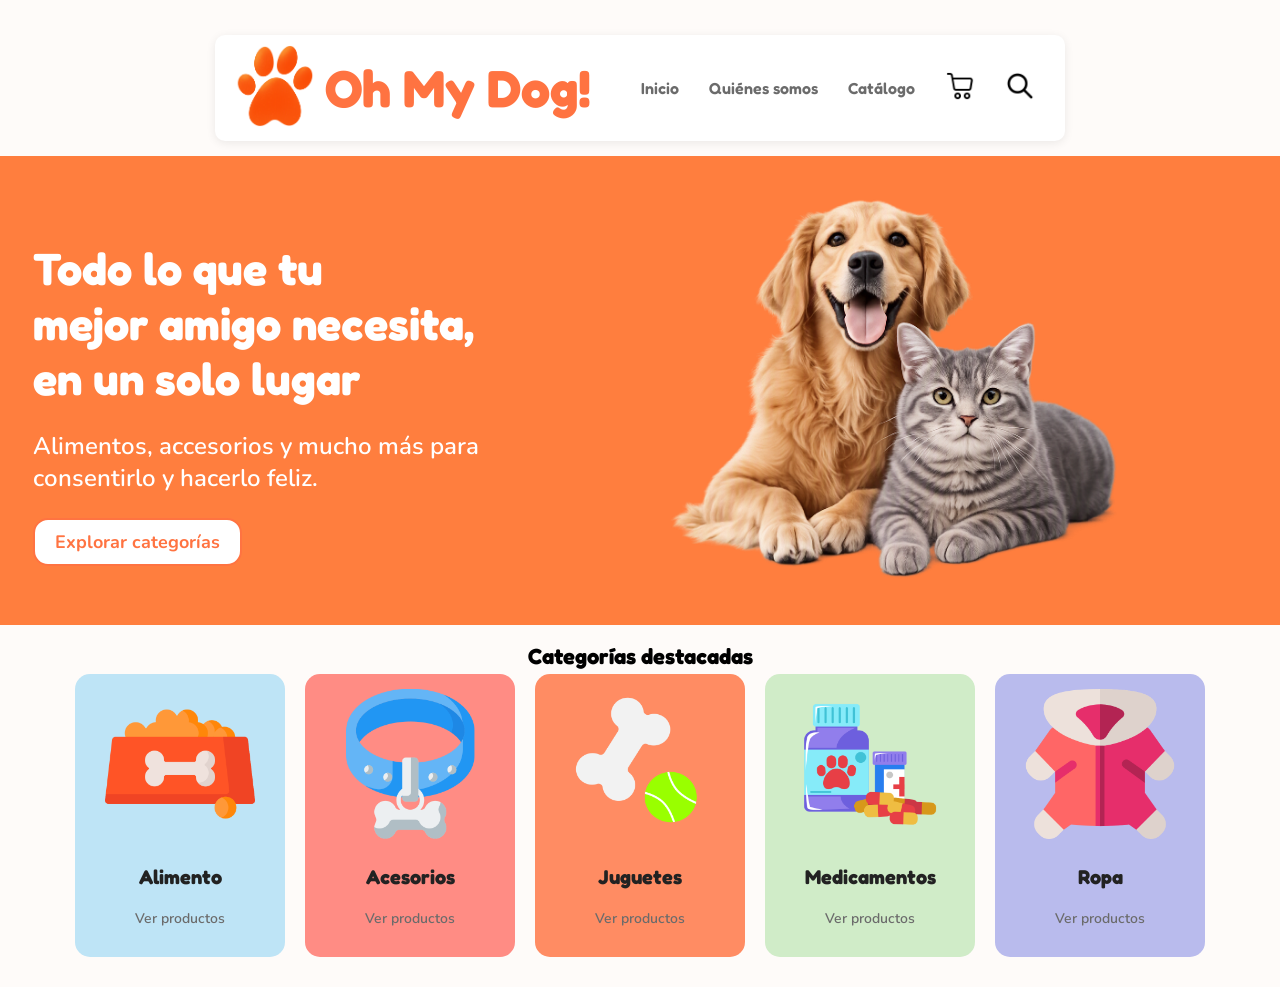
<file: index.html>
<!DOCTYPE html>
<html lang="es">
<head>
    <meta charset="UTF-8">
    <title>Oh My Dog!</title>
</head>

<body>

    <script>
        window.location.href = "web/index.html";
    </script>

</body>
</html>
</file>
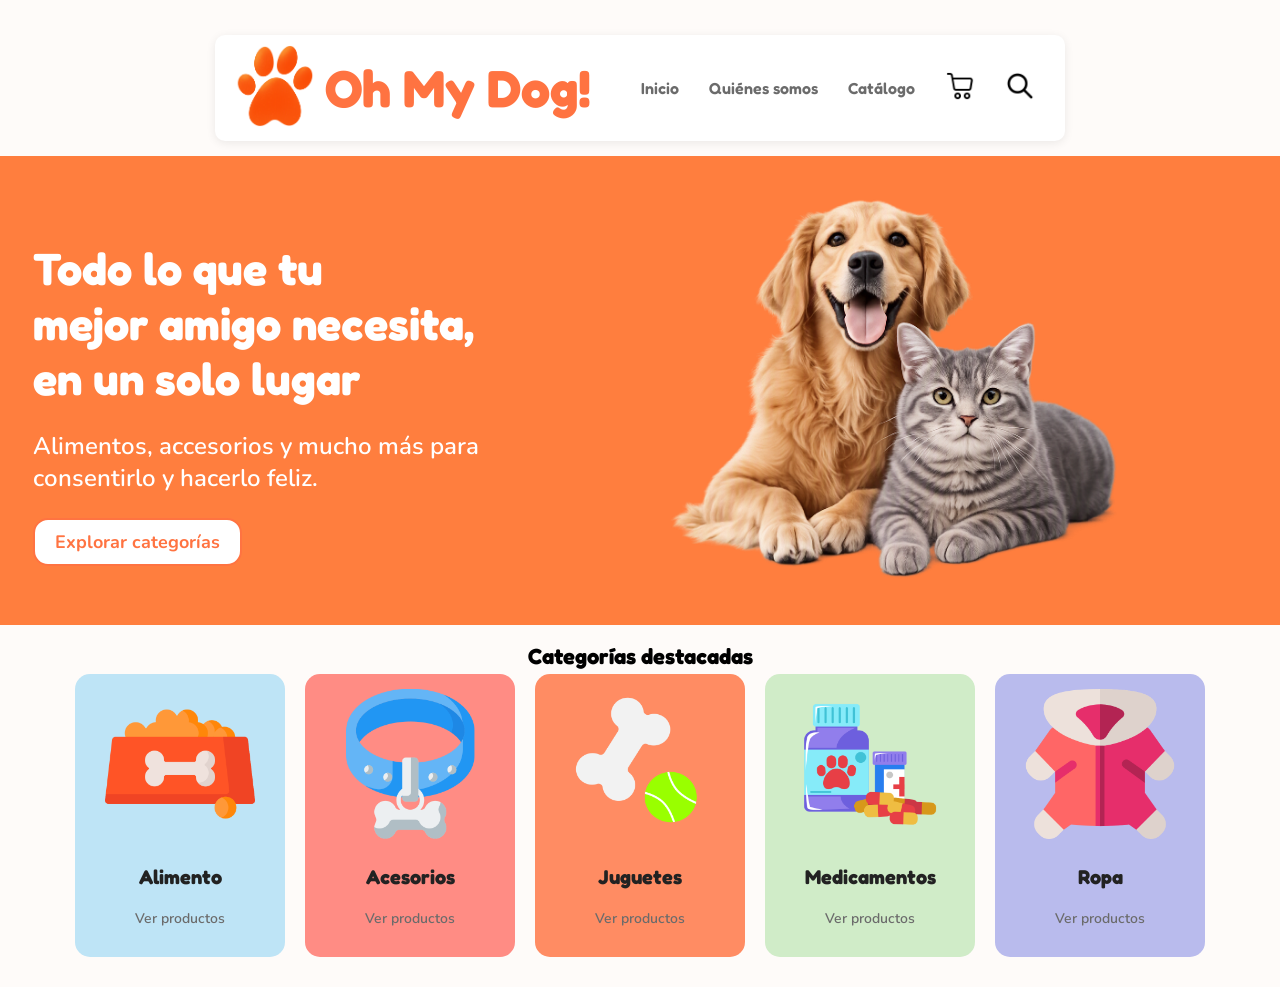
<file: web/index.html>
<!DOCTYPE html> 
<html lang="en"> 
<head> 
    <meta charset="UTF-8"> 
    <meta name="viewport" content="width=device-width, initial-scale=1.0"> 
    <link rel="stylesheet" href="../assets/css/estilos.css"> 
    <title>Inicio</title> 
</head> 
 
<body> 
 
    <header> 
        <nav> 
            <ul> 
                <li><img src="../imgs/logo.png" alt="Logo de Oh My Dog"></li> 
                <li><h1>Oh My Dog!</h1></li> 
                <li><a href="index.html">Inicio</a></li> 
                <li><a href="quienes-somos.html">Quiénes somos</a></li> 
                <li><a href="catalogo.html">Catálogo</a></li> 
                <li><a href="carrito.html"><img src="../imgs/carrito.png" alt="Carrito" id="op_img"></a></li> 
                <li><a href="busqueda.html"><img src="../imgs/lupa.png" alt="Carrito" id="op_img"></a></li> 
            </ul> 
        </nav> 
    </header> 
 
    <div id="presentancion"> 
        <div><h3>Todo lo que tu<br>mejor amigo necesita,<br>en un solo lugar</h3><p>Alimentos, accesorios y mucho más para consentirlo y hacerlo feliz.</p><button id="btn_explorar">Explorar categorías</button></div> 
        <div><img src="../imgs/presentacion.png"></div> 
 
    </div> 
 
    <h2>Categorías destacadas</h2> 
    <div id="categorias-destacadas"> 
        <a href="catalogo-alimento.html"><div class="tarjeta tarjeta-alimento"><img src="../imgs/alimento.png" width="50px"><h3>Alimento</h3><p>Ver productos</p></div></a> 
        <a href="catalogo-accesorios.html"><div class="tarjeta tarjeta-accesorios"><img src="../imgs/accesorio.png" width="50px"><h3>Acesorios</h3><p>Ver productos</p></div></a> 
        <a href="catalogo-juguetes.html">
            <div class="tarjeta tarjeta-juguetes">
                <img src="../imgs/juguete.png" width="50px">
                <h3>Juguetes</h3>
                <p>Ver productos</p>
            </div>
        </a>
        <a href="catalogo-medicamento.html"><div class="tarjeta tarjeta-medicamentos"><img src="../imgs/medicamento.png" width="50px"><h3>Medicamentos</h3><p>Ver productos</p></div></a> 
        <a href="catalogo-ropa.html"><div class="tarjeta tarjeta-ropa"><img src="../imgs/ropa.png" width="50px"><h3>Ropa</h3><p>Ver productos</p></div></a> 
        
    </div>
</a>
    </div> 
 
 
</body> 
 
</html>
</file>
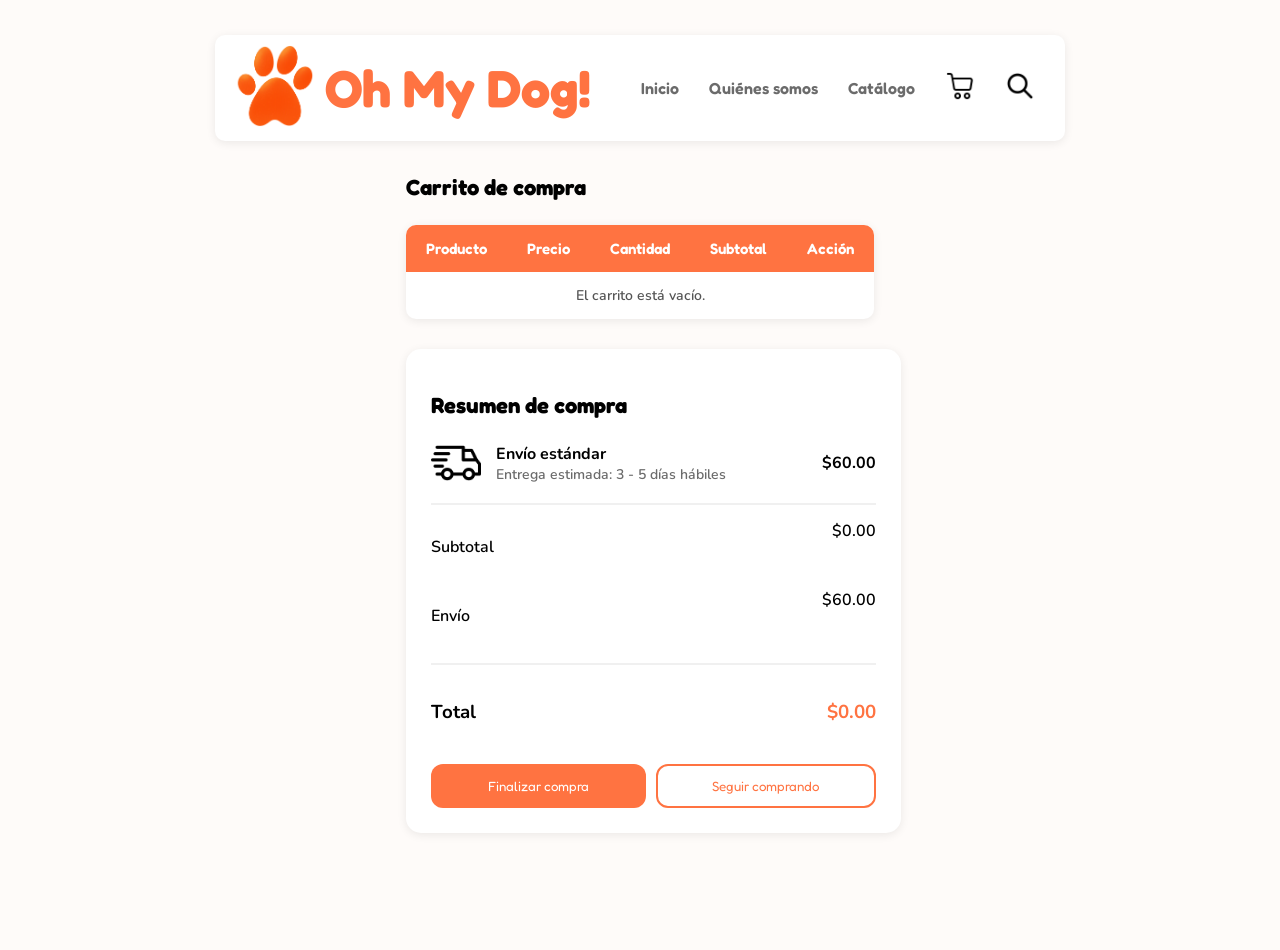
<file: web/carrito.html>
<!DOCTYPE html>
<html lang="en">

<head>
    <meta charset="UTF-8">
    <meta name="viewport" content="width=device-width, initial-scale=1.0">
    <link rel="stylesheet" href="../assets/css/estilos.css">
    <title>Carrito de compra</title>
</head>

<body>

    <header>
        <nav>
            <ul>
                <li><img src="../imgs/logo.png" alt="Logo de Oh My Dog"></li>
                <li><h1>Oh My Dog!</h1></li>
                <li><a href="index.html">Inicio</a></li>
                <li><a href="quienes-somos.html">Quiénes somos</a></li>
                <li><a href="catalogo.html">Catálogo</a></li>
                <li><a href="carrito.html"><img src="../imgs/carrito.png" alt="Carrito" id="op_img"></a></li>
                <li><a href="busqueda.html"><img src="../imgs/lupa.png" alt="Buscar" id="op_img"></a></li>
            </ul>
        </nav>
    </header>

    <main>

        <div id="contenedor-carrito">

            <h2>Carrito de compra</h2>

            <table>

                <thead>
                    <tr>
                        <th>Producto</th>
                        <th>Precio</th>
                        <th>Cantidad</th>
                        <th>Subtotal</th>
                        <th>Acción</th>
                    </tr>
                </thead>

                <tbody id="lista-carrito">
                </tbody>

            </table>

            <div id="resumen-compra">

                <h2>Resumen de compra</h2>

                <div class="envio">
                    <img src="../imgs/entrega.png" alt="Entrega">

                    <div>
                        <h3>Envío estándar</h3>
                        <p>Entrega estimada: 3 - 5 días hábiles</p>
                    </div>

                    <span>$60.00</span>
                </div>

                <div class="linea-resumen">
                    <p>Subtotal</p>
                    <span id="subtotal-carrito">$0.00</span>
                </div>

                <div class="linea-resumen">
                    <p>Envío</p>
                    <span id="envio-carrito">$60.00</span>
                </div>

                <div class="total">
                    <h3>Total</h3>
                    <h3 id="total-carrito">$0.00</h3>
                </div>

                <div class="acciones">
                    <button id="btn_comprar">Finalizar compra</button>
                    <button id="btn_seguir">Seguir comprando</button>
                </div>

            </div>

        </div>

    </main>

    <script src="../assets/js/carrito.js"></script>

</body>

</html>
</file>
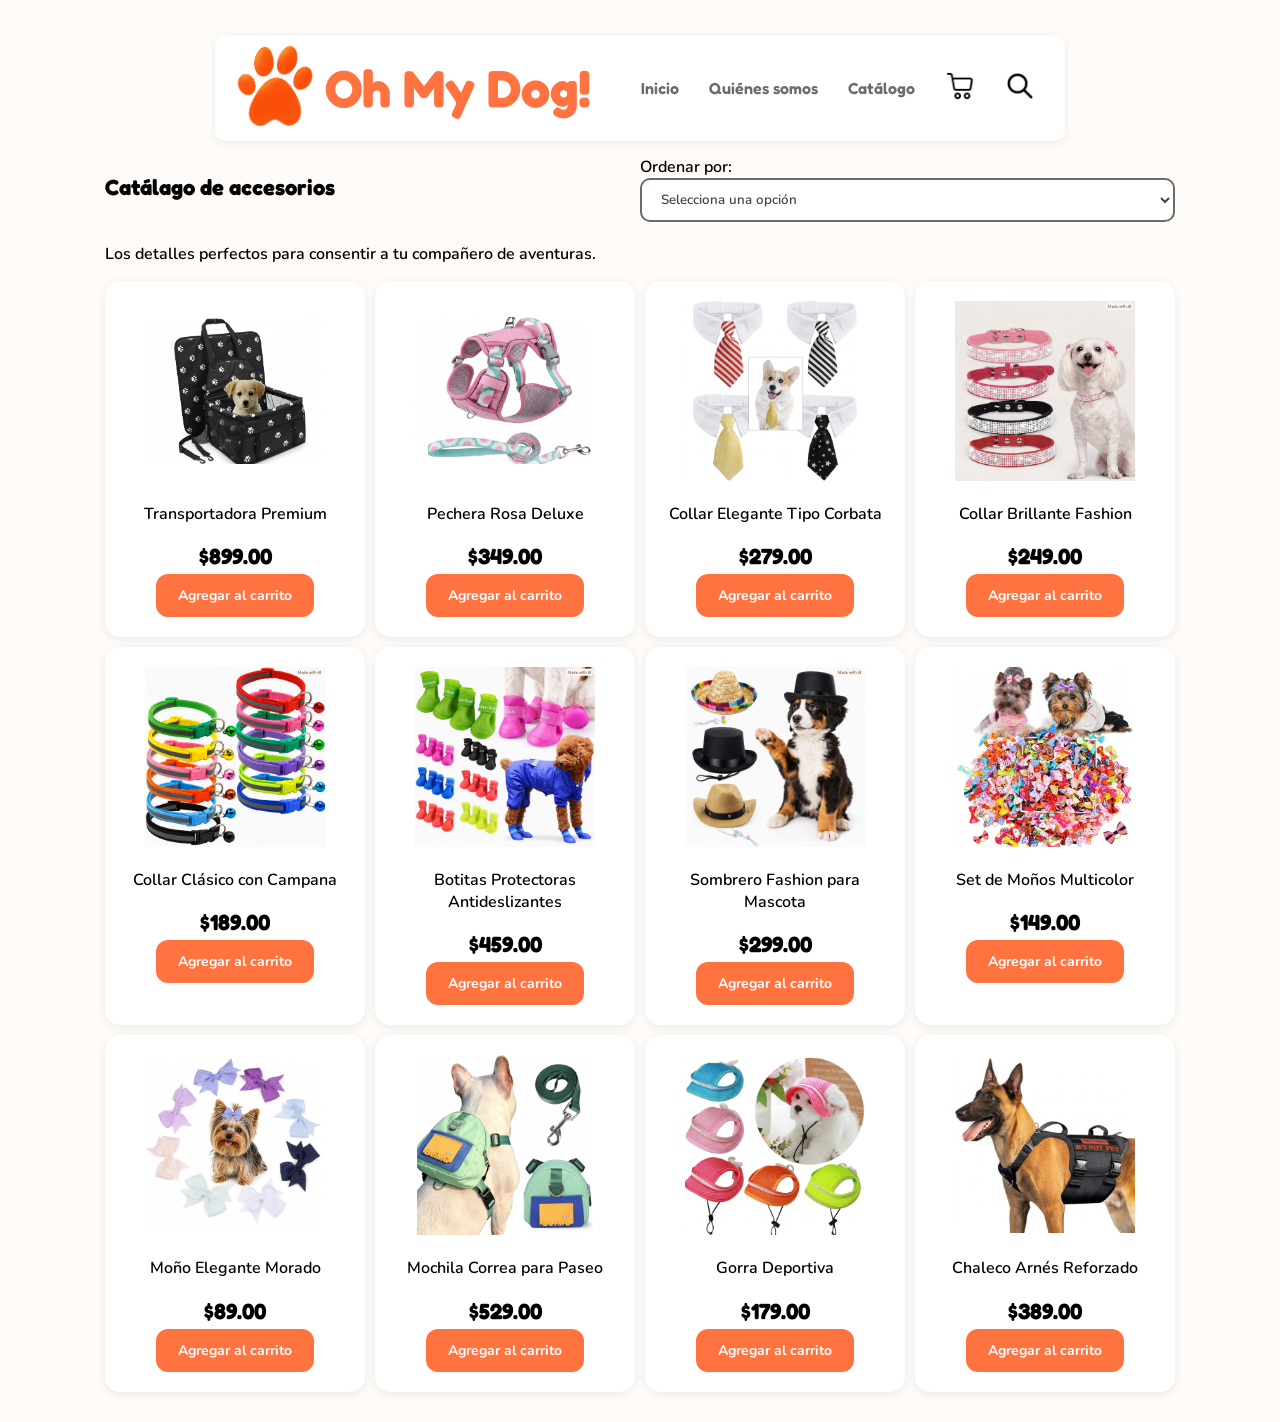
<file: web/catalogo-accesorios.html>
<!DOCTYPE html>  
<html lang="en">  
  
<head>  
    <meta charset="UTF-8">  
    <meta name="viewport" content="width=device-width, initial-scale=1.0">  
    <link rel="stylesheet" href="../assets/css/estilos.css">  
    <title>Accesorios</title>  
</head>  
  
<body>  
  
    <header>  
        <nav>  
            <ul>  
                <li><img src="../imgs/logo.png" alt="Logo de Oh My Dog"></li>  
                <li><h1>Oh My Dog!</h1></li>  
                <li><a href="index.html">Inicio</a></li>  
                <li><a href="quienes-somos.html">Quiénes somos</a></li>  
                <li><a href="catalogo.html">Catálogo</a></li>  
                <li><a href="carrito.html"><img src="../imgs/carrito.png" alt="Carrito" id="op_img"></a></li>  
                <li><a href="carrito.html"><img src="../imgs/lupa.png" alt="Carrito" id="op_img"></a></li>  
            </ul>  
        </nav>  
    </header>  
  
    <main>  
  
        <div id="cat-titulo">  
  
            <div id="cat-info"><h2>Catálago de accesorios</h2><br><p>Los detalles perfectos para consentir a tu compañero de aventuras.</p></div>  
  
            <div>  
  
                <label for="ordenar">Ordenar por:</label>  
                <select id="ordenar">  
                    <option value="">Selecciona una opción</option>  
                    <option value="menor">Precio: menor a mayor</option>  
                    <option value="mayor">Precio: mayor a menor</option>  
                    <option value="nombre">Nombre: A-Z</option>  
                </select>  
  
            </div>   
  
        </div>  
  
        <div class="catalogo">  
            <div class="tarjeta-catalogo"><img src="../imgs/AC1.jpg"><p>Transportadora Premium</p><h2>$899.00</h2><button class="btn_agregar">Agregar al carrito</button></div>  
            <div class="tarjeta-catalogo"><img src="../imgs/AC2.jpg"><p>Pechera Rosa Deluxe</p><h2>$349.00</h2><button class="btn_agregar">Agregar al carrito</button></div>  
            <div class="tarjeta-catalogo"><img src="../imgs/AC3.jpg"><p>Collar Elegante Tipo Corbata</p><h2>$279.00</h2><button class="btn_agregar">Agregar al carrito</button></div>  
            <div class="tarjeta-catalogo"><img src="../imgs/AC4.png"><p>Collar Brillante Fashion</p><h2>$249.00</h2><button class="btn_agregar">Agregar al carrito</button></div>  
            <div class="tarjeta-catalogo"><img src="../imgs/AC5.png"><p>Collar Clásico con Campana</p><h2>$189.00</h2><button class="btn_agregar">Agregar al carrito</button></div>  
            <div class="tarjeta-catalogo"><img src="../imgs/AC6.png"><p>Botitas Protectoras Antideslizantes</p><h2>$459.00</h2><button class="btn_agregar">Agregar al carrito</button></div>  
            <div class="tarjeta-catalogo"><img src="../imgs/AC7.png"><p>Sombrero Fashion para Mascota</p><h2>$299.00</h2><button class="btn_agregar">Agregar al carrito</button></div>  
            <div class="tarjeta-catalogo"><img src="../imgs/AC8.jpg"><p>Set de Moños Multicolor</p><h2>$149.00</h2><button class="btn_agregar">Agregar al carrito</button></div>  
            <div class="tarjeta-catalogo"><img src="../imgs/AC9.jpg"><p>Moño Elegante Morado</p><h2>$89.00</h2><button class="btn_agregar">Agregar al carrito</button></div>  
            <div class="tarjeta-catalogo"><img src="../imgs/AC10.jpg"><p>Mochila Correa para Paseo</p><h2>$529.00</h2><button class="btn_agregar">Agregar al carrito</button></div>  
            <div class="tarjeta-catalogo"><img src="../imgs/AC11.jpg"><p>Gorra Deportiva</p><h2>$179.00</h2><button class="btn_agregar">Agregar al carrito</button></div>  
            <div class="tarjeta-catalogo"><img src="../imgs/AC12.jpg"><p>Chaleco Arnés Reforzado</p><h2>$389.00</h2><button class="btn_agregar">Agregar al carrito</button></div>  
        </div>  
  
    </main>  
      
</body>  
  
</html>
</file>
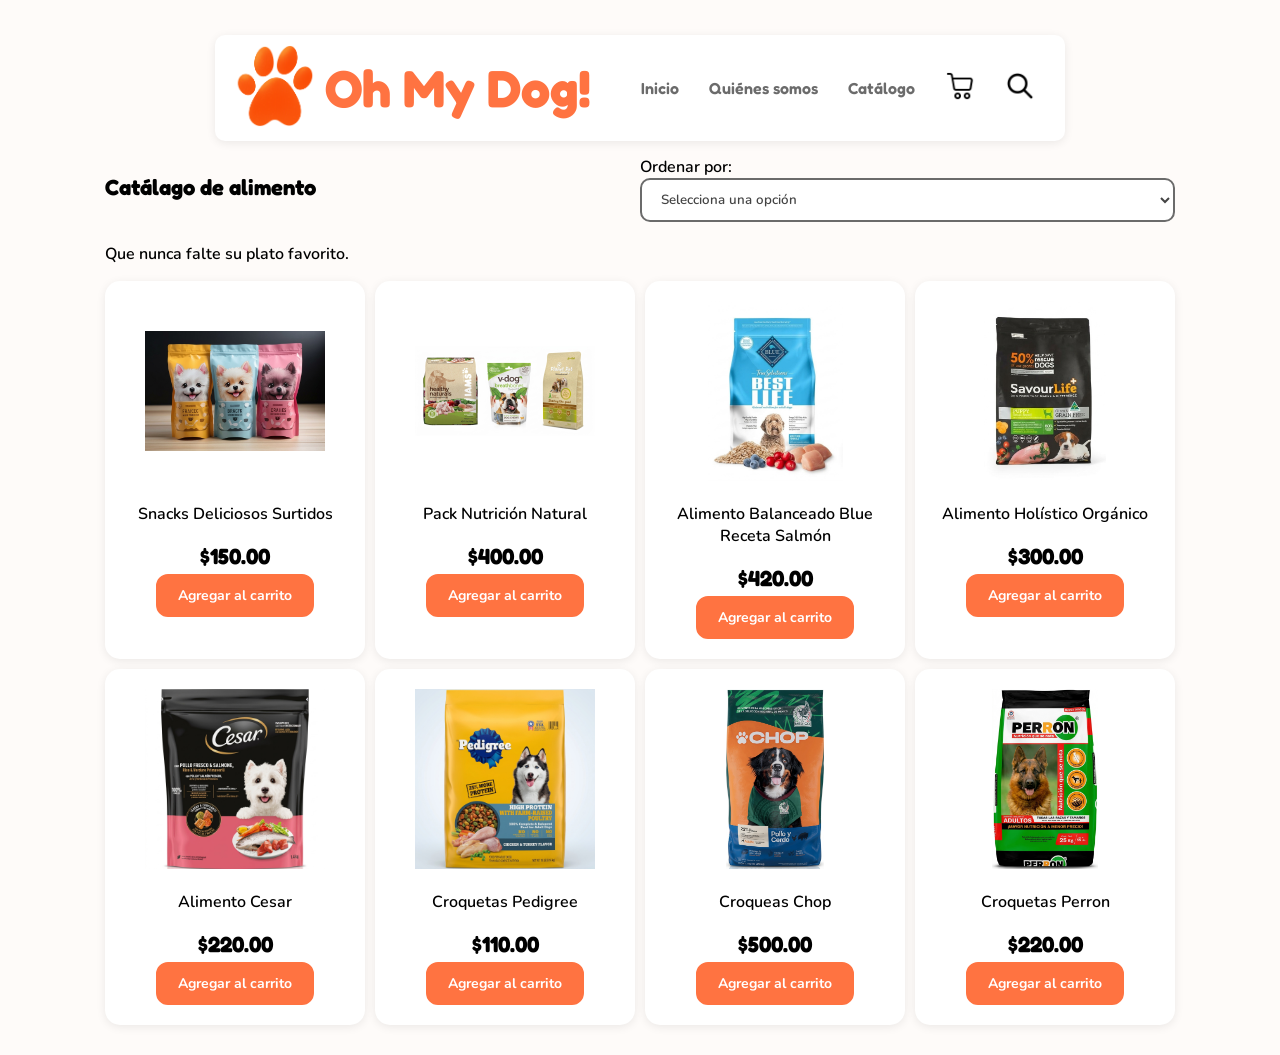
<file: web/catalogo-alimento.html>
<!DOCTYPE html>
<html lang="en">

<head>
    <meta charset="UTF-8">
    <meta name="viewport" content="width=device-width, initial-scale=1.0">
    <link rel="stylesheet" href="../assets/css/estilos.css">
    <title>Alimento</title>
</head>

<body>

    <header>
        <nav>
            <ul>
                <li><img src="../imgs/logo.png" alt="Logo de Oh My Dog"></li>
                <li><h1>Oh My Dog!</h1></li>
                <li><a href="index.html">Inicio</a></li>
                <li><a href="quienes-somos.html">Quiénes somos</a></li>
                <li><a href="catalogo.html">Catálogo</a></li>
                <li><a href="carrito.html"><img src="../imgs/carrito.png" alt="Carrito" id="op_img"></a></li>
                <li><a href="busqueda.html"><img src="../imgs/lupa.png" alt="Carrito" id="op_img"></a></li>
            </ul>
        </nav>
    </header>

    <main>

        <div id="cat-titulo">

            <div id="cat-info"><h2>Catálago de alimento</h2><br><p>Que nunca falte su plato favorito.</p></div>

            <div>

                <label for="ordenar">Ordenar por:</label>
                <select id="ordenar">
                    <option value="">Selecciona una opción</option>
                    <option value="menor">Precio: menor a mayor</option>
                    <option value="mayor">Precio: mayor a menor</option>
                    <option value="nombre">Nombre: A-Z</option>
                </select>

            </div> 

        </div>

        <div class="catalogo">
            <div class="tarjeta-catalogo"><img src="../imgs/A1.jpg"><p>Snacks Deliciosos Surtidos </p><h2>$150.00</h2><button class="btn_agregar">Agregar al carrito</button></div>
            <div class="tarjeta-catalogo"><img src="../imgs/A2.jpg"><p>Pack Nutrición Natural</p><h2>$400.00</h2><button class="btn_agregar">Agregar al carrito</button></div>
            <div class="tarjeta-catalogo"><img src="../imgs/A3.jpg"><p>Alimento Balanceado Blue Receta Salmón</p><h2>$420.00</h2><button class="btn_agregar">Agregar al carrito</button></div>
            <div class="tarjeta-catalogo"><img src="../imgs/A4.jpg"><p>Alimento Holístico Orgánico</p><h2>$300.00</h2><button class="btn_agregar">Agregar al carrito</button></div>
            <div class="tarjeta-catalogo"><img src="../imgs/A5.jpg"><p>Alimento Cesar</p><h2>$220.00</h2><button class="btn_agregar">Agregar al carrito</button></div>
            <div class="tarjeta-catalogo"><img src="../imgs/A6.jpg"><p>Croquetas Pedigree</p><h2>$110.00</h2><button class="btn_agregar">Agregar al carrito</button></div>
            <div class="tarjeta-catalogo"><img src="../imgs/A7.jpg"><p>Croqueas Chop</p><h2>$500.00</h2><button class="btn_agregar">Agregar al carrito</button></div>
            <div class="tarjeta-catalogo"><img src="../imgs/A8.jpg"><p></p>Croquetas Perron<h2>$220.00</h2><button class="btn_agregar">Agregar al carrito</button></div>
        </div>



    </main>
    
</body>

</html>
</file>
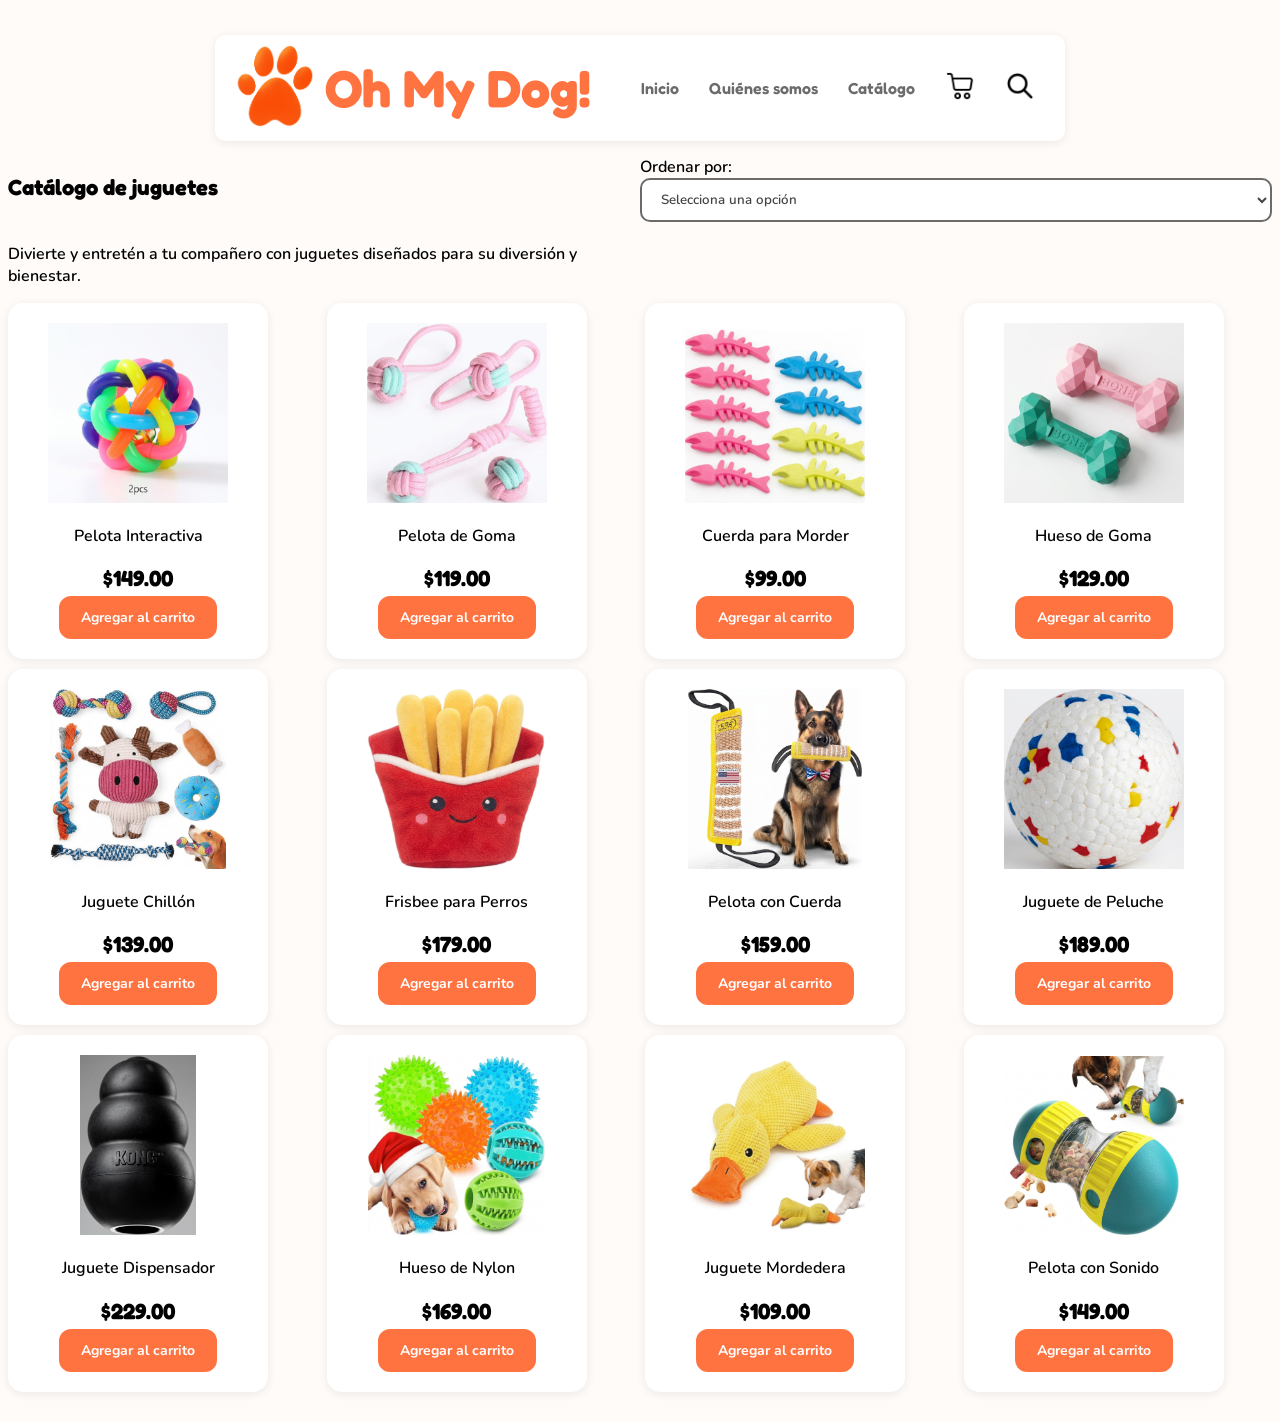
<file: web/catalogo-juguetes.html>
<!DOCTYPE html>
<html lang="en">

<head>
    <meta charset="UTF-8">
    <meta name="viewport" content="width=device-width, initial-scale=1.0">
    <link rel="stylesheet" href="../assets/css/estilos.css">
    <title>Juguetes</title>
</head>

<body>

    <header>
        <nav>
            <ul>
                <li><img src="../imgs/logo.png" alt="Logo de Oh My Dog"></li>
                <li><h1>Oh My Dog!</h1></li>
                <li><a href="index.html">Inicio</a></li>
                <li><a href="quienes-somos.html">Quiénes somos</a></li>
                <li><a href="catalogo.html">Catálogo</a></li>
                <li><a href="carrito.html"><img src="../imgs/carrito.png" alt="Carrito" id="op_img"></a></li>
                <li><a href="carrito.html"><img src="../imgs/lupa.png" alt="Buscar" id="op_img"></a></li>
            </ul>
        </nav>
    </header>


    <main>

        <div id="cat-titulo">

            <div id="cat-info">
                <h2>Catálogo de juguetes</h2>
                <br>
                <p>Divierte y entretén a tu compañero con juguetes diseñados para su diversión y bienestar.</p>
            </div>

            <div>

                <label for="ordenar">Ordenar por:</label>

                <select id="ordenar">

                    <option value="">Selecciona una opción</option>

                    <option value="menor">
                        Precio: menor a mayor
                    </option>

                    <option value="mayor">
                        Precio: mayor a menor
                    </option>

                    <option value="nombre">
                        Nombre: A-Z
                    </option>

                </select>

            </div>

        </div>


        <div class="catalogo">

            <div class="tarjeta-catalogo">
                <img src="../imgs/J1.jpg">
                <p>Pelota Interactiva</p>
                <h2>$149.00</h2>
                <button class="btn_agregar">Agregar al carrito</button>
            </div>

            <div class="tarjeta-catalogo">
                <img src="../imgs/J2.jpg">
                <p>Pelota de Goma</p>
                <h2>$119.00</h2>
                <button class="btn_agregar">Agregar al carrito</button>
            </div>

            <div class="tarjeta-catalogo">
                <img src="../imgs/J3.jpg">
                <p>Cuerda para Morder</p>
                <h2>$99.00</h2>
                <button class="btn_agregar">Agregar al carrito</button>
            </div>

            <div class="tarjeta-catalogo">
                <img src="../imgs/J4.jpg">
                <p>Hueso de Goma</p>
                <h2>$129.00</h2>
                <button class="btn_agregar">Agregar al carrito</button>
            </div>

            <div class="tarjeta-catalogo">
                <img src="../imgs/J5.jpg">
                <p>Juguete Chillón</p>
                <h2>$139.00</h2>
                <button class="btn_agregar">Agregar al carrito</button>
            </div>

            <div class="tarjeta-catalogo">
                <img src="../imgs/J6.jpg">
                <p>Frisbee para Perros</p>
                <h2>$179.00</h2>
                <button class="btn_agregar">Agregar al carrito</button>
            </div>

            <div class="tarjeta-catalogo">
                <img src="../imgs/J7.jpg">
                <p>Pelota con Cuerda</p>
                <h2>$159.00</h2>
                <button class="btn_agregar">Agregar al carrito</button>
            </div>

            <div class="tarjeta-catalogo">
                <img src="../imgs/J8.jpg">
                <p>Juguete de Peluche</p>
                <h2>$189.00</h2>
                <button class="btn_agregar">Agregar al carrito</button>
            </div>

            <div class="tarjeta-catalogo">
                <img src="../imgs/J9.jpg">
                <p>Juguete Dispensador</p>
                <h2>$229.00</h2>
                <button class="btn_agregar">Agregar al carrito</button>
            </div>

            <div class="tarjeta-catalogo">
                <img src="../imgs/J10.jpg">
                <p>Hueso de Nylon</p>
                <h2>$169.00</h2>
                <button class="btn_agregar">Agregar al carrito</button>
            </div>

            <div class="tarjeta-catalogo">
                <img src="../imgs/J11.jpg">
                <p>Juguete Mordedera</p>
                <h2>$109.00</h2>
                <button class="btn_agregar">Agregar al carrito</button>
            </div>

            <div class="tarjeta-catalogo">
                <img src="../imgs/J12.jpg">
                <p>Pelota con Sonido</p>
                <h2>$149.00</h2>
                <button class="btn_agregar">Agregar al carrito</button>
            </div>

        </div>

    </main>

</body>

</html>
</file>
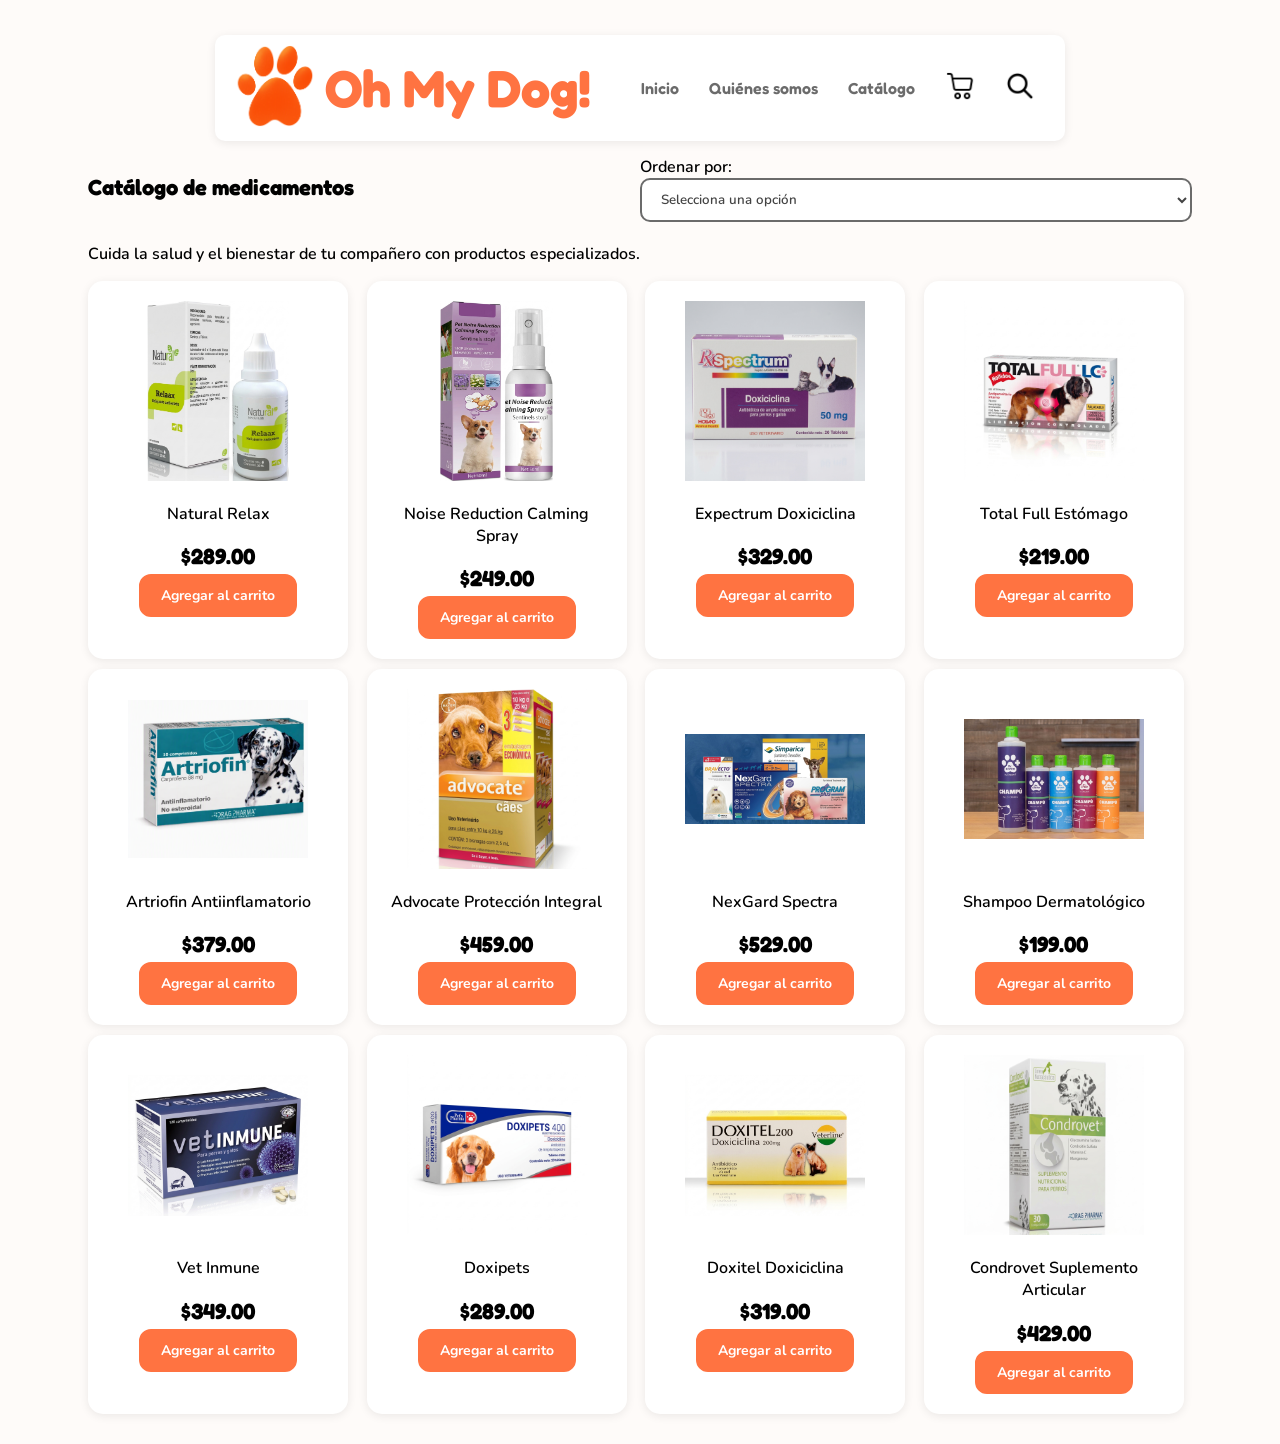
<file: web/catalogo-medicamento.html>
<!DOCTYPE html>   
<html lang="en">   
   
<head>   
    <meta charset="UTF-8">   
    <meta name="viewport" content="width=device-width, initial-scale=1.0">   
    <link rel="stylesheet" href="../assets/css/estilos.css">   
    <title>Medicamentos</title>   
</head>   
   
<body>   
   
    <header>   
        <nav>   
            <ul>   
                <li><img src="../imgs/logo.png" alt="Logo de Oh My Dog"></li>   
                <li><h1>Oh My Dog!</h1></li>   
                <li><a href="index.html">Inicio</a></li>   
                <li><a href="quienes-somos.html">Quiénes somos</a></li>   
                <li><a href="catalogo.html">Catálogo</a></li>   
                <li><a href="carrito.html"><img src="../imgs/carrito.png" alt="Carrito" id="op_img"></a></li>   
                <li><a href="carrito.html"><img src="../imgs/lupa.png" alt="Carrito" id="op_img"></a></li>   
            </ul>   
        </nav>   
    </header>   
   
    <main>   
   
        <div id="cat-titulo">   
   
            <div id="cat-info"><h2>Catálogo de medicamentos</h2><br><p>Cuida la salud y el bienestar de tu compañero con productos especializados.</p></div>   
   
            <div>   
   
                <label for="ordenar">Ordenar por:</label>   
                <select id="ordenar">   
                    <option value="">Selecciona una opción</option>   
                    <option value="menor">Precio: menor a mayor</option>   
                    <option value="mayor">Precio: mayor a menor</option>   
                    <option value="nombre">Nombre: A-Z</option>   
                </select>   
   
            </div>    
   
        </div>   
   
        <div class="catalogo">   
            <div class="tarjeta-catalogo"><img src="../imgs/M1.jpg"><p>Natural Relax</p><h2>$289.00</h2><button class="btn_agregar">Agregar al carrito</button></div>   
            <div class="tarjeta-catalogo"><img src="../imgs/M2.jpg"><p>Noise Reduction Calming Spray</p><h2>$249.00</h2><button class="btn_agregar">Agregar al carrito</button></div>   
            <div class="tarjeta-catalogo"><img src="../imgs/M3.jpg"><p>Expectrum Doxiciclina</p><h2>$329.00</h2><button class="btn_agregar">Agregar al carrito</button></div>   
            <div class="tarjeta-catalogo"><img src="../imgs/M4.jpg"><p>Total Full Estómago</p><h2>$219.00</h2><button class="btn_agregar">Agregar al carrito</button></div>   
            <div class="tarjeta-catalogo"><img src="../imgs/M5.png"><p>Artriofin Antiinflamatorio</p><h2>$379.00</h2><button class="btn_agregar">Agregar al carrito</button></div>   
            <div class="tarjeta-catalogo"><img src="../imgs/M6.jpg"><p>Advocate Protección Integral</p><h2>$459.00</h2><button class="btn_agregar">Agregar al carrito</button></div>   
            <div class="tarjeta-catalogo"><img src="../imgs/M7.jpg"><p>NexGard Spectra</p><h2>$529.00</h2><button class="btn_agregar">Agregar al carrito</button></div>   
            <div class="tarjeta-catalogo"><img src="../imgs/M8.jpg"><p>Shampoo Dermatológico</p><h2>$199.00</h2><button class="btn_agregar">Agregar al carrito</button></div>   
            <div class="tarjeta-catalogo"><img src="../imgs/M9.jpg"><p>Vet Inmune</p><h2>$349.00</h2><button class="btn_agregar">Agregar al carrito</button></div>   
            <div class="tarjeta-catalogo"><img src="../imgs/M10.jpg"><p>Doxipets</p><h2>$289.00</h2><button class="btn_agregar">Agregar al carrito</button></div>   
            <div class="tarjeta-catalogo"><img src="../imgs/M11.jpg"><p>Doxitel Doxiciclina</p><h2>$319.00</h2><button class="btn_agregar">Agregar al carrito</button></div>   
            <div class="tarjeta-catalogo"><img src="../imgs/M12.jpg"><p>Condrovet Suplemento Articular</p><h2>$429.00</h2><button class="btn_agregar">Agregar al carrito</button></div>   
        </div>   
   
    </main>   
       
</body>   
   
</html>
</file>
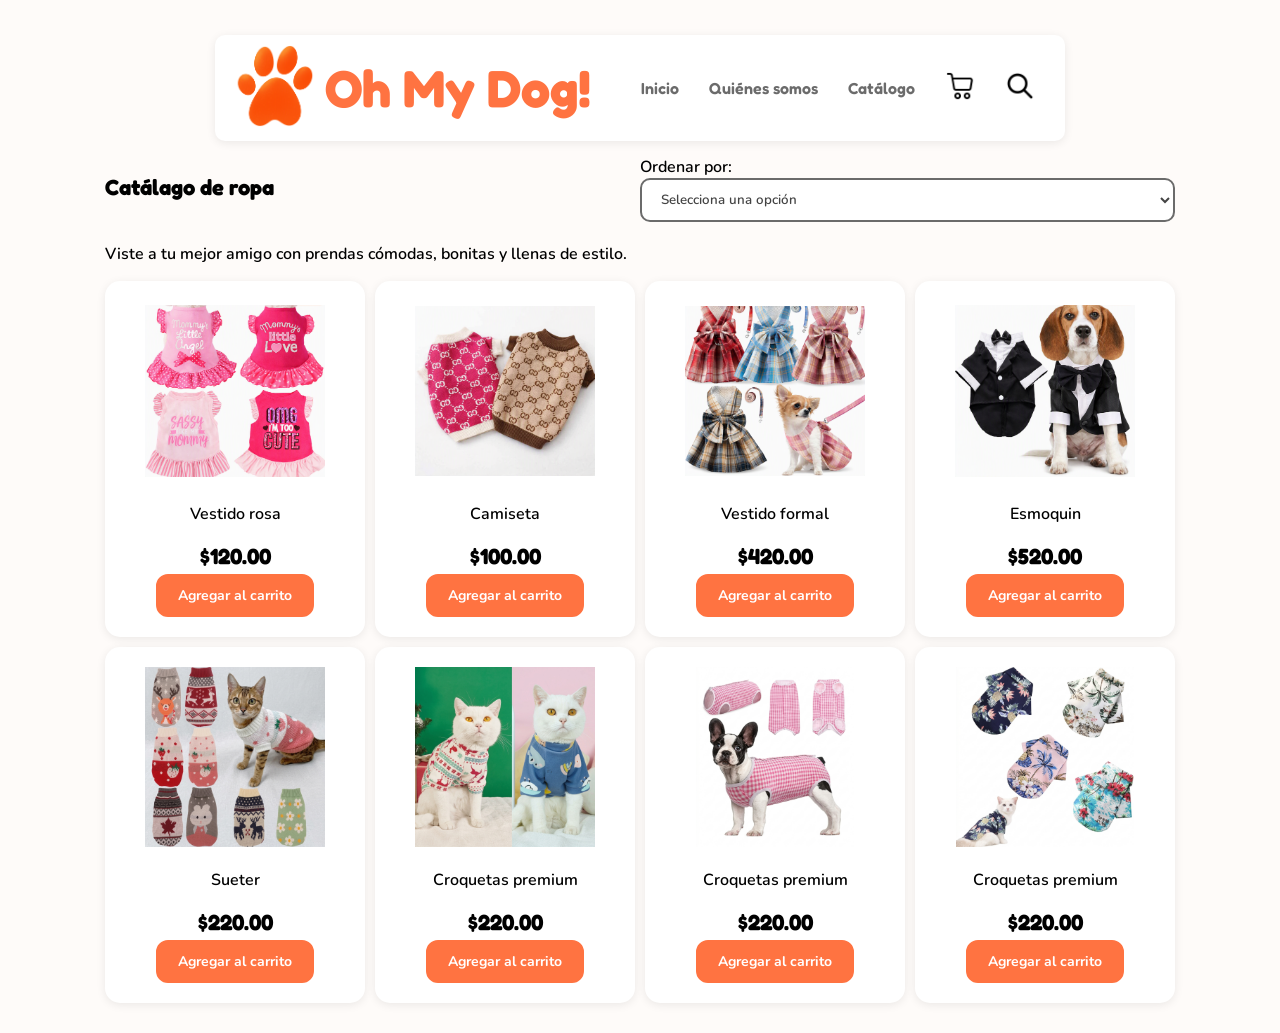
<file: web/catalogo-ropa.html>
<!DOCTYPE html>
<html lang="en">

<head>
    <meta charset="UTF-8">
    <meta name="viewport" content="width=device-width, initial-scale=1.0">
    <link rel="stylesheet" href="../assets/css/estilos.css">
    <title>Ropa</title>
</head>

<body>

    <header>
        <nav>
            <ul>
                <li><img src="../imgs/logo.png" alt="Logo de Oh My Dog"></li>
                <li><h1>Oh My Dog!</h1></li>
                <li><a href="index.html">Inicio</a></li>
                <li><a href="quienes-somos.html">Quiénes somos</a></li>
                <li><a href="catalogo.html">Catálogo</a></li>
                <li><a href="carrito.html"><img src="../imgs/carrito.png" alt="Carrito" id="op_img"></a></li>
                <li><a href="busqueda.html"><img src="../imgs/lupa.png" alt="Carrito" id="op_img"></a></li>
            </ul>
        </nav>
    </header>

    <main>

        <div id="cat-titulo">

            <div id="cat-info"><h2>Catálago de ropa</h2><br><p>Viste a tu mejor amigo con prendas cómodas, bonitas y llenas de estilo.</p></div>

            <div>

                <label for="ordenar">Ordenar por:</label>
                <select id="ordenar">
                    <option value="">Selecciona una opción</option>
                    <option value="menor">Precio: menor a mayor</option>
                    <option value="mayor">Precio: mayor a menor</option>
                    <option value="nombre">Nombre: A-Z</option>
                </select>

            </div> 

        </div>

        <div class="catalogo">
            <div class="tarjeta-catalogo"><img src="../imgs/R1.png"><p>Vestido rosa</p><h2>$120.00</h2><button class="btn_agregar">Agregar al carrito</button></div>
            <div class="tarjeta-catalogo"><img src="../imgs/R2.png"><p>Camiseta</p><h2>$100.00</h2><button class="btn_agregar">Agregar al carrito</button></div>
            <div class="tarjeta-catalogo"><img src="../imgs/R3.png"><p>Vestido formal</p><h2>$420.00</h2><button class="btn_agregar">Agregar al carrito</button></div>
            <div class="tarjeta-catalogo"><img src="../imgs/R4.png"><p>Esmoquin</p><h2>$520.00</h2><button class="btn_agregar">Agregar al carrito</button></div>
            <div class="tarjeta-catalogo"><img src="../imgs/R5.jpg"><p>Sueter</p><h2>$220.00</h2><button class="btn_agregar">Agregar al carrito</button></div>
            <div class="tarjeta-catalogo"><img src="../imgs/R6.jpg"><p>Croquetas premium</p><h2>$220.00</h2><button class="btn_agregar">Agregar al carrito</button></div>
            <div class="tarjeta-catalogo"><img src="../imgs/R7.jpg"><p>Croquetas premium</p><h2>$220.00</h2><button class="btn_agregar">Agregar al carrito</button></div>
            <div class="tarjeta-catalogo"><img src="../imgs/R8.jpg"><p>Croquetas premium</p><h2>$220.00</h2><button class="btn_agregar">Agregar al carrito</button></div>
        </div>



    </main>
    
</body>

</html>
</file>
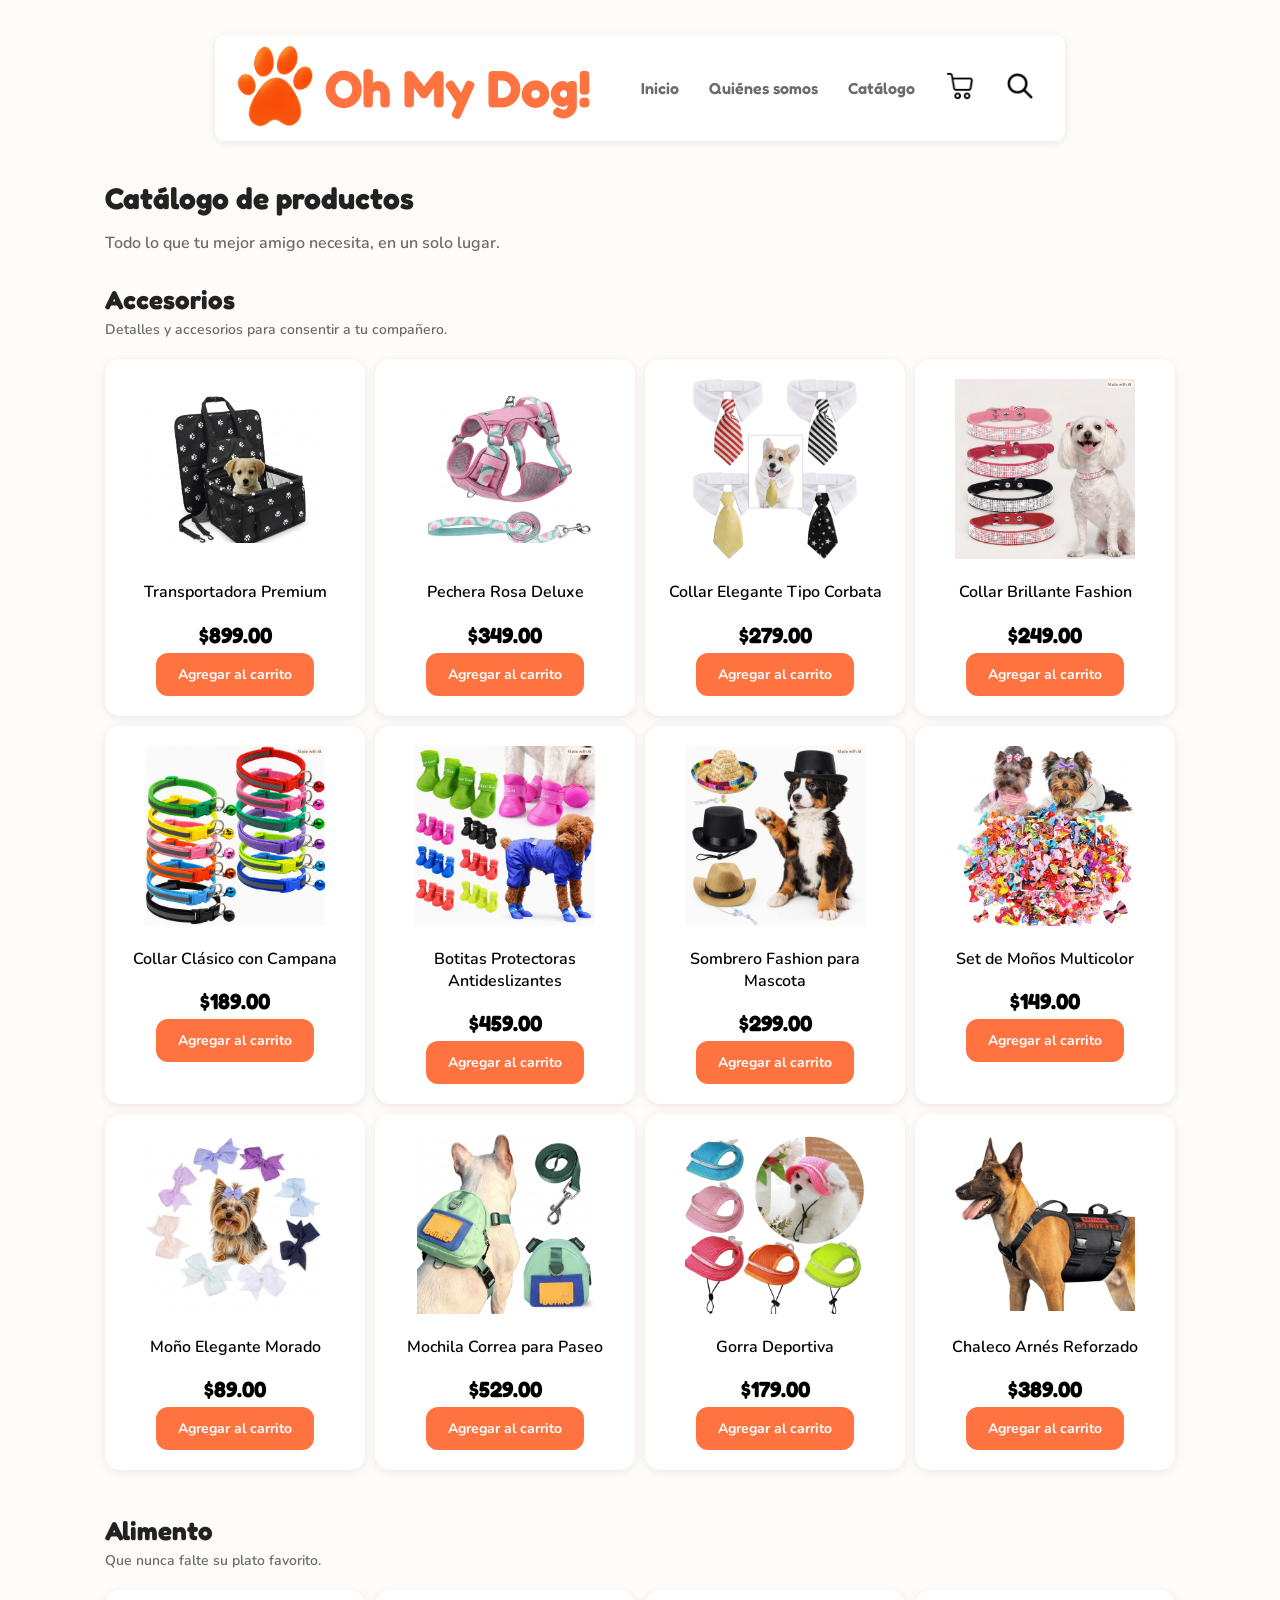
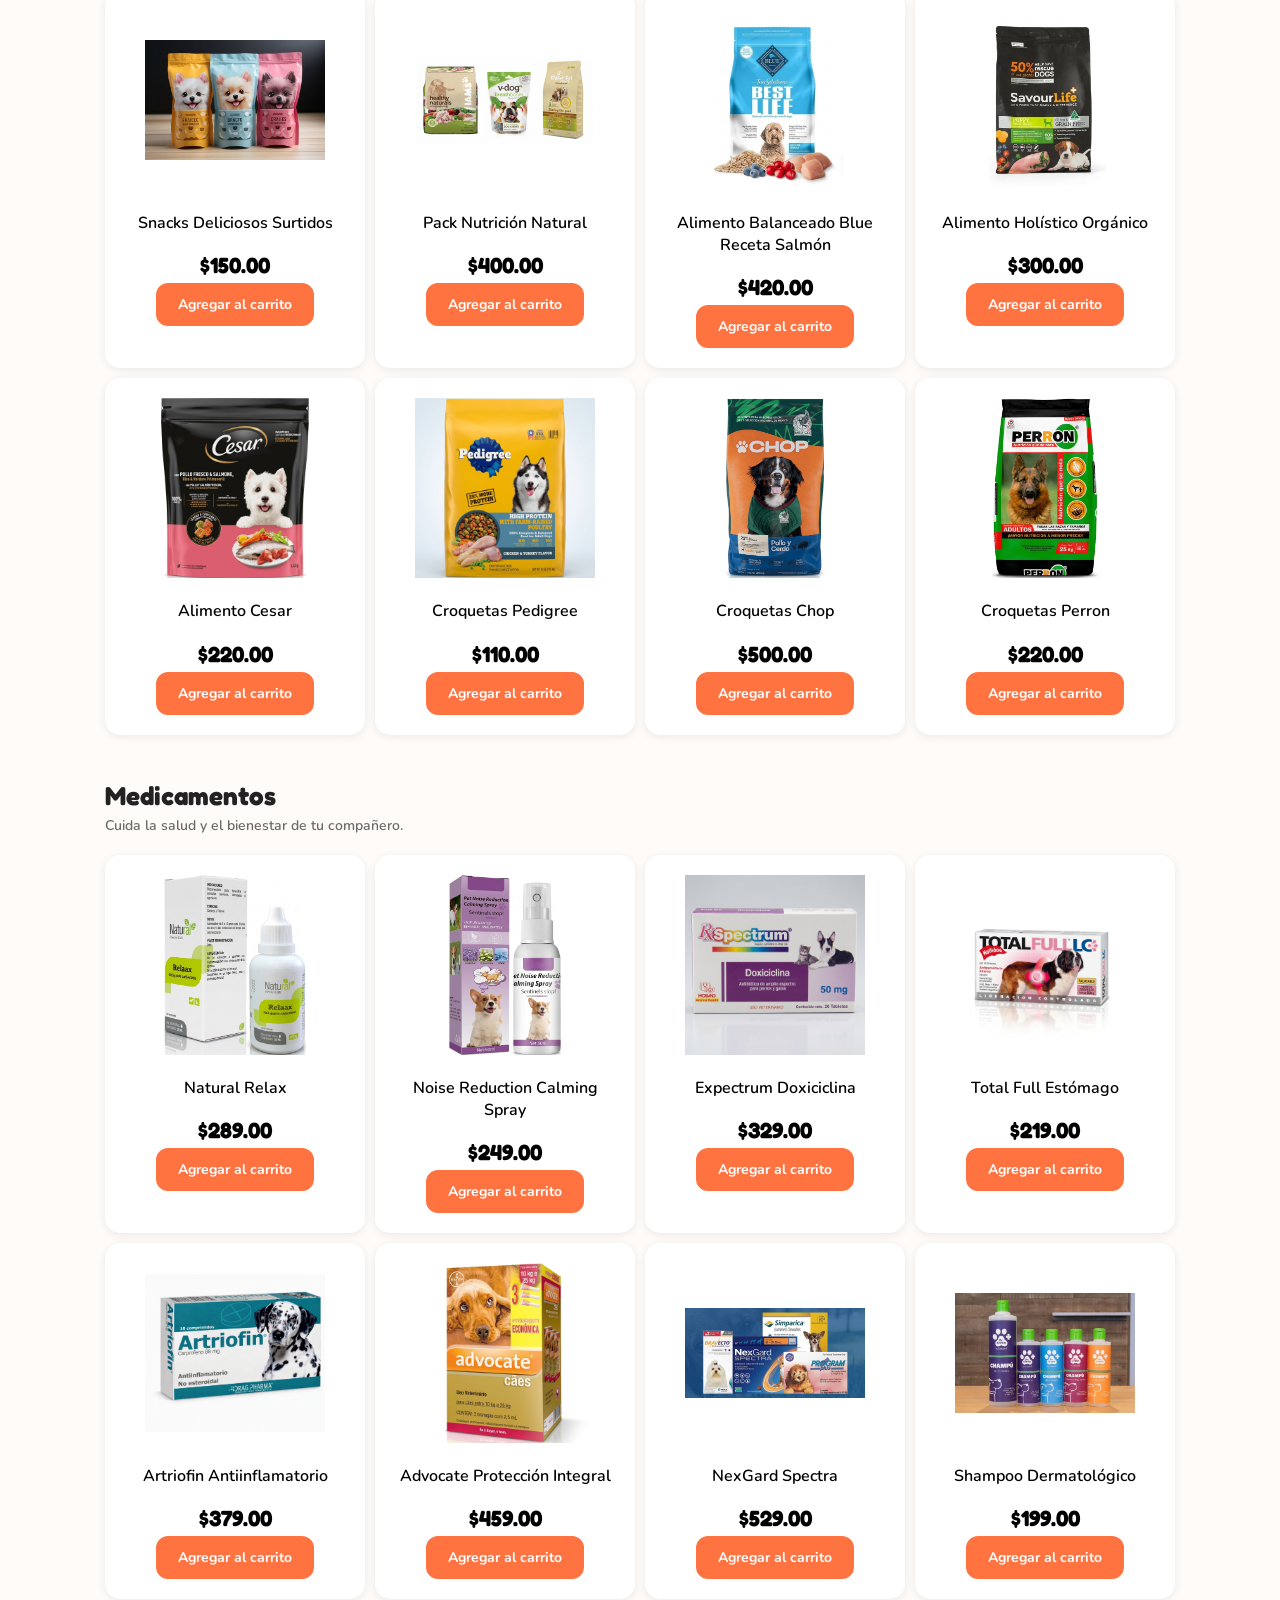
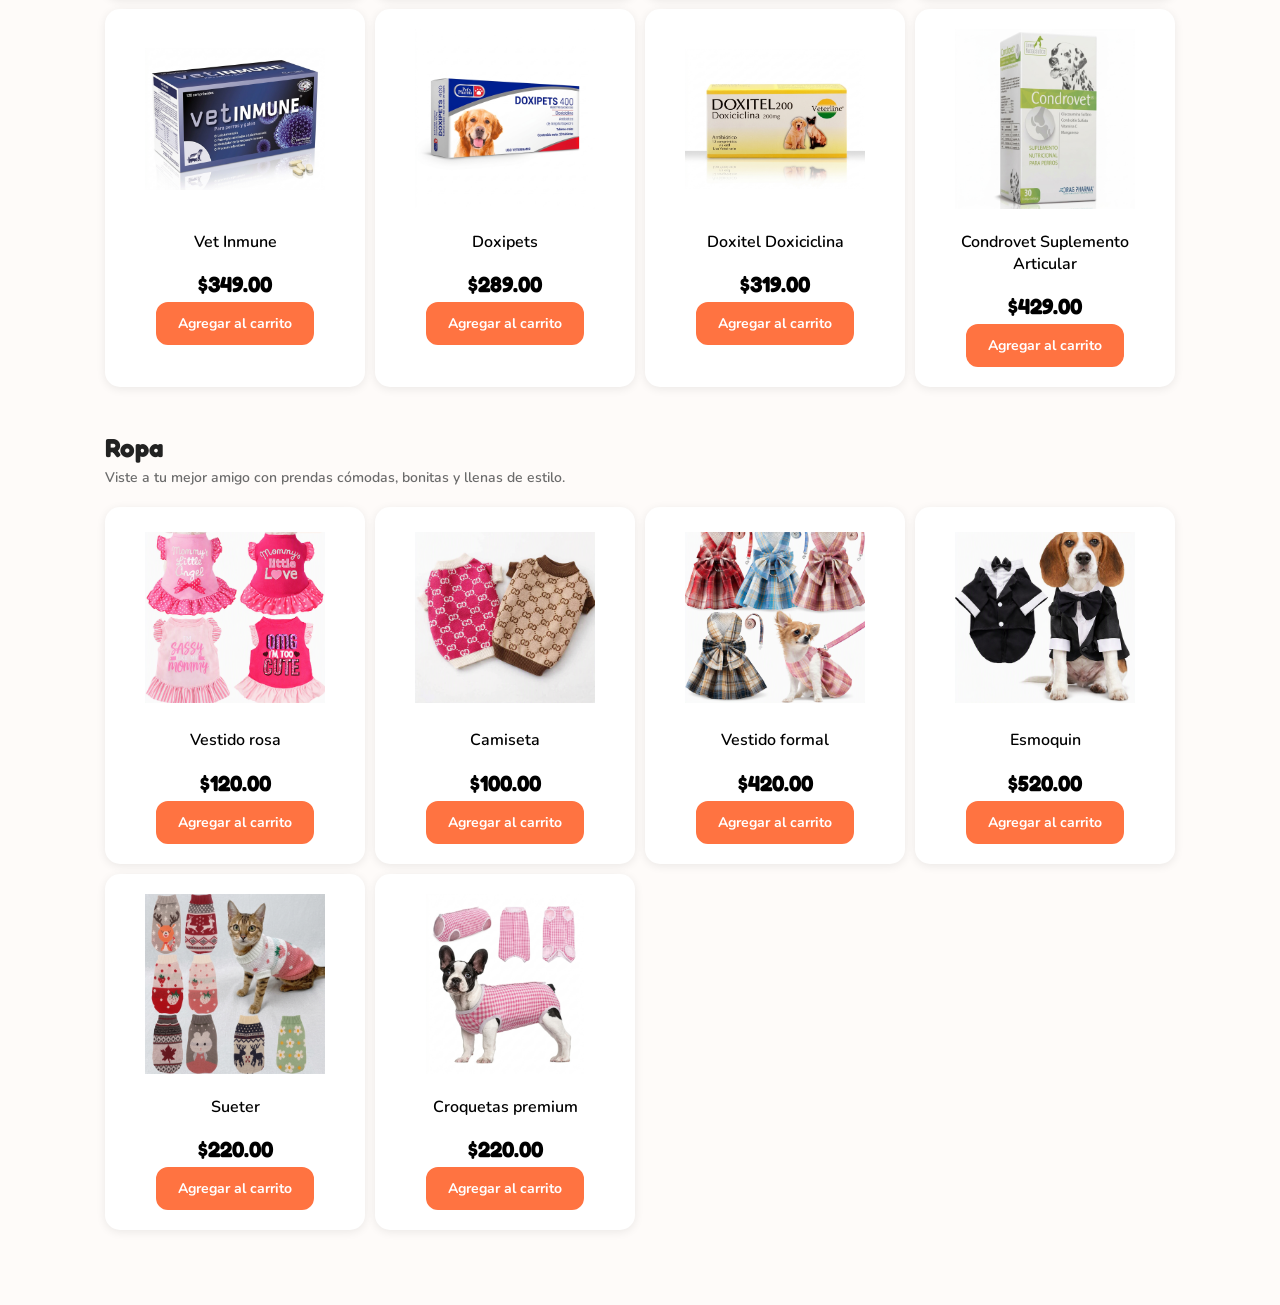
<file: web/catalogo.html>
<!DOCTYPE html>
<html lang="en">

<head>
    <meta charset="UTF-8">
    <meta name="viewport" content="width=device-width, initial-scale=1.0">
    <link rel="stylesheet" href="../assets/css/estilos.css">
    <title>Catálogo</title>
</head>

<body>

    <header>
        <nav>
            <ul>
                <li><img src="../imgs/logo.png" alt="Logo de Oh My Dog"></li>
                <li><h1>Oh My Dog!</h1></li>
                <li><a href="index.html">Inicio</a></li>
                <li><a href="quienes-somos.html">Quiénes somos</a></li>
                <li><a href="catalogo.html">Catálogo</a></li>
                <li><a href="carrito.html"><img src="../imgs/carrito.png" alt="Carrito" id="op_img"></a></li>
                <li><a href="carrito.html"><img src="../imgs/lupa.png" alt="Carrito" id="op_img"></a></li>
            </ul>
        </nav>
    </header>

    <main>

        <div id="catalogo-general">

            <div id="catalogo-titulo"><h2>Catálogo de productos</h2><p>Todo lo que tu mejor amigo necesita, en un solo lugar.</p></div>


            <div class="seccion-catalogo">

                <div class="titulo-seccion"><h2>Accesorios</h2><p>Detalles y accesorios para consentir a tu compañero.</p></div>

                <div class="catalogo">
                    <div class="tarjeta-catalogo"><img src="../imgs/AC1.jpg"><p>Transportadora Premium</p><h2>$899.00</h2><button class="btn_agregar">Agregar al carrito</button></div>
                    <div class="tarjeta-catalogo"><img src="../imgs/AC2.jpg"><p>Pechera Rosa Deluxe</p><h2>$349.00</h2><button class="btn_agregar">Agregar al carrito</button></div>
                    <div class="tarjeta-catalogo"><img src="../imgs/AC3.jpg"><p>Collar Elegante Tipo Corbata</p><h2>$279.00</h2><button class="btn_agregar">Agregar al carrito</button></div>
                    <div class="tarjeta-catalogo"><img src="../imgs/AC4.png"><p>Collar Brillante Fashion</p><h2>$249.00</h2><button class="btn_agregar">Agregar al carrito</button></div>
                    <div class="tarjeta-catalogo"><img src="../imgs/AC5.png"><p>Collar Clásico con Campana</p><h2>$189.00</h2><button class="btn_agregar">Agregar al carrito</button></div>
                    <div class="tarjeta-catalogo"><img src="../imgs/AC6.png"><p>Botitas Protectoras Antideslizantes</p><h2>$459.00</h2><button class="btn_agregar">Agregar al carrito</button></div>
                    <div class="tarjeta-catalogo"><img src="../imgs/AC7.png"><p>Sombrero Fashion para Mascota</p><h2>$299.00</h2><button class="btn_agregar">Agregar al carrito</button></div>
                    <div class="tarjeta-catalogo"><img src="../imgs/AC8.jpg"><p>Set de Moños Multicolor</p><h2>$149.00</h2><button class="btn_agregar">Agregar al carrito</button></div>
                    <div class="tarjeta-catalogo"><img src="../imgs/AC9.jpg"><p>Moño Elegante Morado</p><h2>$89.00</h2><button class="btn_agregar">Agregar al carrito</button></div>
                    <div class="tarjeta-catalogo"><img src="../imgs/AC10.jpg"><p>Mochila Correa para Paseo</p><h2>$529.00</h2><button class="btn_agregar">Agregar al carrito</button></div>
                    <div class="tarjeta-catalogo"><img src="../imgs/AC11.jpg"><p>Gorra Deportiva</p><h2>$179.00</h2><button class="btn_agregar">Agregar al carrito</button></div>
                    <div class="tarjeta-catalogo"><img src="../imgs/AC12.jpg"><p>Chaleco Arnés Reforzado</p><h2>$389.00</h2><button class="btn_agregar">Agregar al carrito</button></div>
                </div>

            </div>


            <div class="seccion-catalogo">

                <div class="titulo-seccion"><h2>Alimento</h2><p>Que nunca falte su plato favorito.</p></div>

                <div class="catalogo">
                    <div class="tarjeta-catalogo"><img src="../imgs/A1.jpg"><p>Snacks Deliciosos Surtidos</p><h2>$150.00</h2><button class="btn_agregar">Agregar al carrito</button></div>
                    <div class="tarjeta-catalogo"><img src="../imgs/A2.jpg"><p>Pack Nutrición Natural</p><h2>$400.00</h2><button class="btn_agregar">Agregar al carrito</button></div>
                    <div class="tarjeta-catalogo"><img src="../imgs/A3.jpg"><p>Alimento Balanceado Blue Receta Salmón</p><h2>$420.00</h2><button class="btn_agregar">Agregar al carrito</button></div>
                    <div class="tarjeta-catalogo"><img src="../imgs/A4.jpg"><p>Alimento Holístico Orgánico</p><h2>$300.00</h2><button class="btn_agregar">Agregar al carrito</button></div>
                    <div class="tarjeta-catalogo"><img src="../imgs/A5.jpg"><p>Alimento Cesar</p><h2>$220.00</h2><button class="btn_agregar">Agregar al carrito</button></div>
                    <div class="tarjeta-catalogo"><img src="../imgs/A6.jpg"><p>Croquetas Pedigree</p><h2>$110.00</h2><button class="btn_agregar">Agregar al carrito</button></div>
                    <div class="tarjeta-catalogo"><img src="../imgs/A7.jpg"><p>Croquetas Chop</p><h2>$500.00</h2><button class="btn_agregar">Agregar al carrito</button></div>
                    <div class="tarjeta-catalogo"><img src="../imgs/A8.jpg"><p>Croquetas Perron</p><h2>$220.00</h2><button class="btn_agregar">Agregar al carrito</button></div>
                </div>

            </div>


            <div class="seccion-catalogo">

                <div class="titulo-seccion"><h2>Medicamentos</h2><p>Cuida la salud y el bienestar de tu compañero.</p></div>

                <div class="catalogo">
                    <div class="tarjeta-catalogo"><img src="../imgs/M1.jpg"><p>Natural Relax</p><h2>$289.00</h2><button class="btn_agregar">Agregar al carrito</button></div>
                    <div class="tarjeta-catalogo"><img src="../imgs/M2.jpg"><p>Noise Reduction Calming Spray</p><h2>$249.00</h2><button class="btn_agregar">Agregar al carrito</button></div>
                    <div class="tarjeta-catalogo"><img src="../imgs/M3.jpg"><p>Expectrum Doxiciclina</p><h2>$329.00</h2><button class="btn_agregar">Agregar al carrito</button></div>
                    <div class="tarjeta-catalogo"><img src="../imgs/M4.jpg"><p>Total Full Estómago</p><h2>$219.00</h2><button class="btn_agregar">Agregar al carrito</button></div>
                    <div class="tarjeta-catalogo"><img src="../imgs/M5.png"><p>Artriofin Antiinflamatorio</p><h2>$379.00</h2><button class="btn_agregar">Agregar al carrito</button></div>
                    <div class="tarjeta-catalogo"><img src="../imgs/M6.jpg"><p>Advocate Protección Integral</p><h2>$459.00</h2><button class="btn_agregar">Agregar al carrito</button></div>
                    <div class="tarjeta-catalogo"><img src="../imgs/M7.jpg"><p>NexGard Spectra</p><h2>$529.00</h2><button class="btn_agregar">Agregar al carrito</button></div>
                    <div class="tarjeta-catalogo"><img src="../imgs/M8.jpg"><p>Shampoo Dermatológico</p><h2>$199.00</h2><button class="btn_agregar">Agregar al carrito</button></div>
                    <div class="tarjeta-catalogo"><img src="../imgs/M9.jpg"><p>Vet Inmune</p><h2>$349.00</h2><button class="btn_agregar">Agregar al carrito</button></div>
                    <div class="tarjeta-catalogo"><img src="../imgs/M10.jpg"><p>Doxipets</p><h2>$289.00</h2><button class="btn_agregar">Agregar al carrito</button></div>
                    <div class="tarjeta-catalogo"><img src="../imgs/M11.jpg"><p>Doxitel Doxiciclina</p><h2>$319.00</h2><button class="btn_agregar">Agregar al carrito</button></div>
                    <div class="tarjeta-catalogo"><img src="../imgs/M12.jpg"><p>Condrovet Suplemento Articular</p><h2>$429.00</h2><button class="btn_agregar">Agregar al carrito</button></div>
                </div>

            </div>


            <div class="seccion-catalogo">

                <div class="titulo-seccion"><h2>Ropa</h2><p>Viste a tu mejor amigo con prendas cómodas, bonitas y llenas de estilo.</p></div>

                <div class="catalogo">
                    <div class="tarjeta-catalogo"><img src="../imgs/R1.png"><p>Vestido rosa</p><h2>$120.00</h2><button class="btn_agregar">Agregar al carrito</button></div>
                    <div class="tarjeta-catalogo"><img src="../imgs/R2.png"><p>Camiseta</p><h2>$100.00</h2><button class="btn_agregar">Agregar al carrito</button></div>
                    <div class="tarjeta-catalogo"><img src="../imgs/R3.png"><p>Vestido formal</p><h2>$420.00</h2><button class="btn_agregar">Agregar al carrito</button></div>
                    <div class="tarjeta-catalogo"><img src="../imgs/R4.png"><p>Esmoquin</p><h2>$520.00</h2><button class="btn_agregar">Agregar al carrito</button></div>
                    <div class="tarjeta-catalogo"><img src="../imgs/R5.jpg"><p>Sueter</p><h2>$220.00</h2><button class="btn_agregar">Agregar al carrito</button></div>
                    <div class="tarjeta-catalogo"><img src="../imgs/R7.jpg"><p>Croquetas premium</p><h2>$220.00</h2><button class="btn_agregar">Agregar al carrito</button></div>
                </div>

            </div>

        </div>

    </main>

    <script src="../assets/js/catalogo.js"></script>

</body>

</html>
</file>
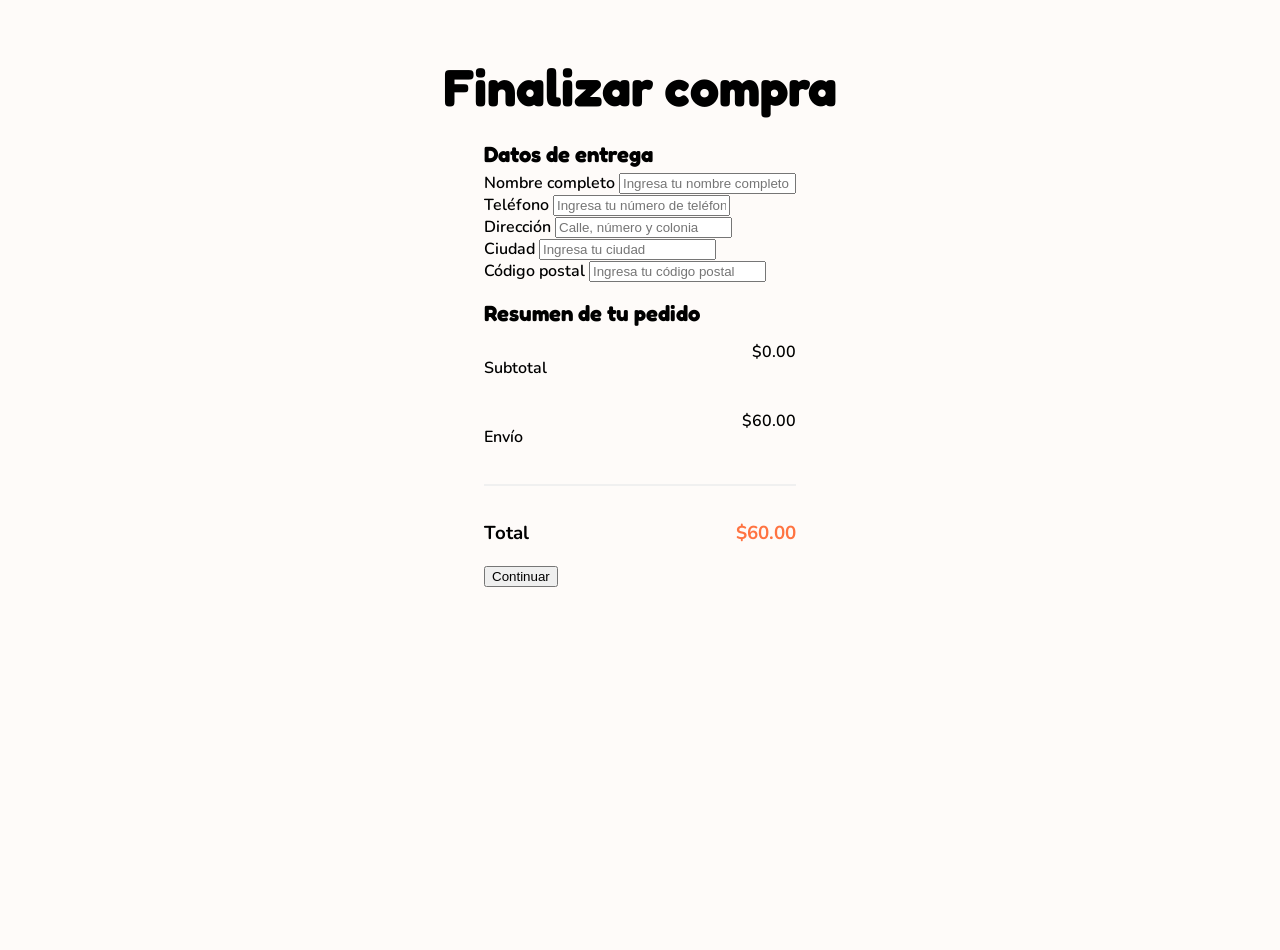
<file: web/checkout.html>
<!DOCTYPE html>
<html lang="es">

<head>
    <meta charset="UTF-8">
    <meta name="viewport" content="width=device-width, initial-scale=1.0">

    <title>Finalizar compra - Oh My Dog!</title>

    <link rel="stylesheet" href="../assets/css/estilos.css">
</head>

<body>

    <header>
        <h1>Finalizar compra</h1>
    </header>


    <main>

        <section class="checkout">

            <h2>Datos de entrega</h2>

            <form id="formulario-compra">

                <div class="campo">
                    <label for="nombre">Nombre completo</label>

                    <input
                        type="text"
                        id="nombre"
                        name="nombre"
                        placeholder="Ingresa tu nombre completo"
                        required
                    >
                </div>


                <div class="campo">
                    <label for="telefono">Teléfono</label>

                    <input
                        type="tel"
                        id="telefono"
                        name="telefono"
                        placeholder="Ingresa tu número de teléfono"
                        required
                    >
                </div>


                <div class="campo">
                    <label for="direccion">Dirección</label>

                    <input
                        type="text"
                        id="direccion"
                        name="direccion"
                        placeholder="Calle, número y colonia"
                        required
                    >
                </div>


                <div class="campo">
                    <label for="ciudad">Ciudad</label>

                    <input
                        type="text"
                        id="ciudad"
                        name="ciudad"
                        placeholder="Ingresa tu ciudad"
                        required
                    >
                </div>


                <div class="campo">
                    <label for="codigo-postal">Código postal</label>

                    <input
                        type="text"
                        id="codigo-postal"
                        name="codigo-postal"
                        placeholder="Ingresa tu código postal"
                        required
                    >
                </div>

            </form>


            <!-- RESUMEN DEL PEDIDO -->

            <section class="resumen-checkout">

                <h2>Resumen de tu pedido</h2>

                <div id="productos-checkout">
                    <!-- Los productos aparecerán aquí -->
                </div>

                <div class="linea-resumen">
                    <p>Subtotal</p>
                    <span id="subtotal-checkout">$0.00</span>
                </div>

                <div class="linea-resumen">
                    <p>Envío</p>
                    <span id="envio-checkout">$60.00</span>
                </div>

                <div class="total">
                    <h3>Total</h3>
                    <h3 id="total-checkout">$0.00</h3>
                </div>

                <button type="submit" form="formulario-compra" id="btn-continuar">
                    Continuar
                </button>

            </section>

        </section>

</main>

<script src="../assets/js/checkout.js"></script>

</body>

</html>
</file>
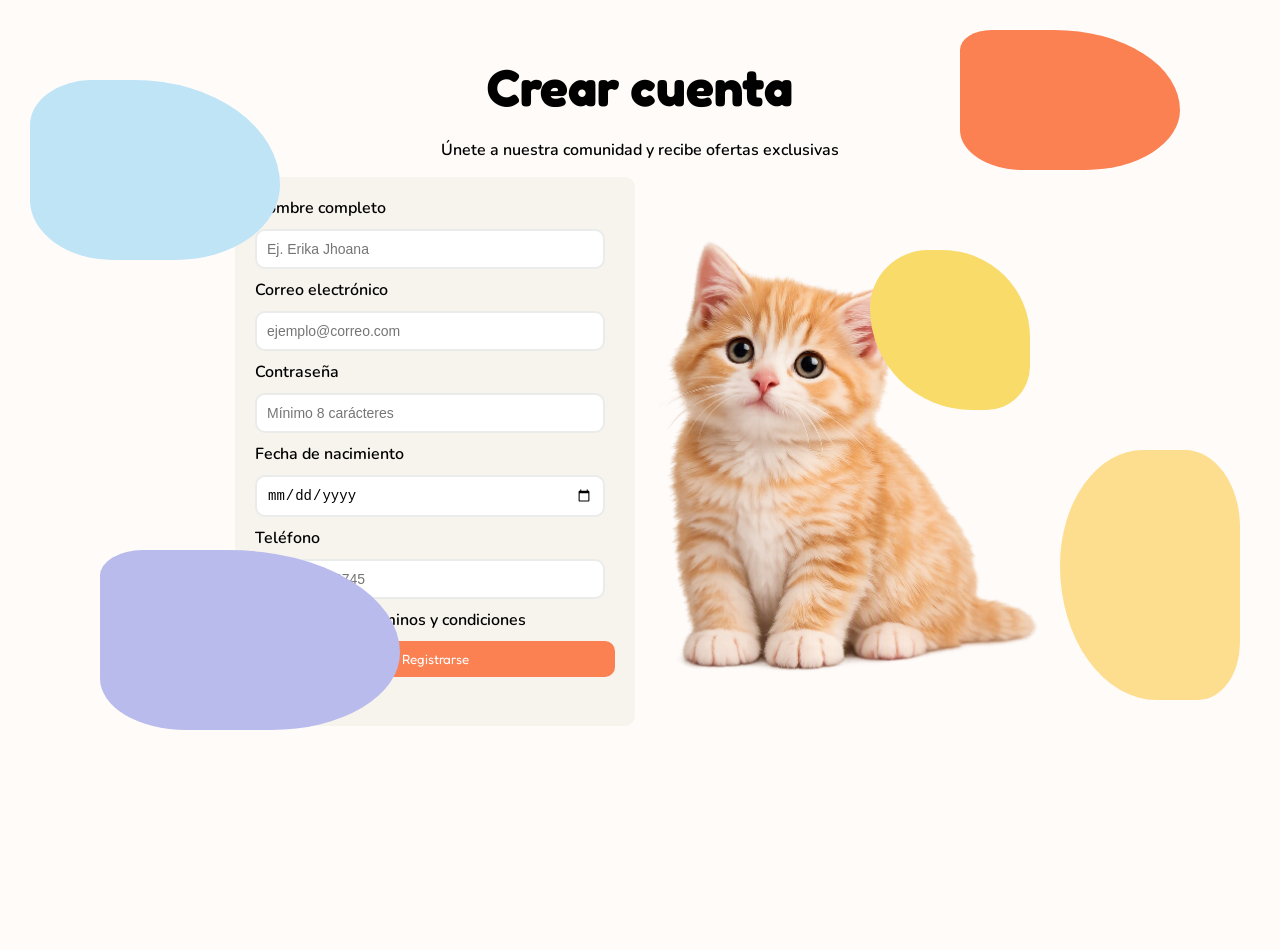
<file: web/form.html>
<!DOCTYPE html>
<html lang="es">

<head>
    <meta charset="UTF-8">
    <meta name="viewport" content="width=device-width, initial-scale=1.0">
    <link rel="stylesheet" href="../assets/css/estilos.css">
    <title>Registro</title>
</head>

<body>

    <h1 id="titulo">Crear cuenta</h1>

    <p>Únete a nuestra comunidad y recibe ofertas exclusivas</p>

    <div id="centro">

    <form class="miFormulario">

        <label for="nombre">Nombre completo</label>
        <input id="nombre" type="text" placeholder="Ej. Erika Jhoana" required>

        <label for="correo">Correo electrónico</label>
        <input id="correo" type="email" placeholder="ejemplo@correo.com" required>

        <label for="password">Contraseña</label>
        <input id="password" type="password" placeholder="Mínimo 8 carácteres" required>

        <label for="fecha">Fecha de nacimiento</label>
        <input id="fecha" type="date" required>

        <label for="telefono">Teléfono</label>
        <input id="telefono" type="tel" placeholder="Ej. 9921116745" required>

        <label class="terminos">
            <input type="checkbox" required> Acepto los términos y condiciones
        </label>

        <button type="submit" class="miBoton">Registrarse</button>

    </form>

    <img src="../imgs/gatito.png" width="400px">

    </div>

    <div class="mancha mancha1"></div>
    <div class="mancha mancha2"></div>
    <div class="mancha mancha3"></div>
    <div class="mancha mancha4"></div>
    <div class="mancha mancha5"></div>

</body>

</html>
</file>
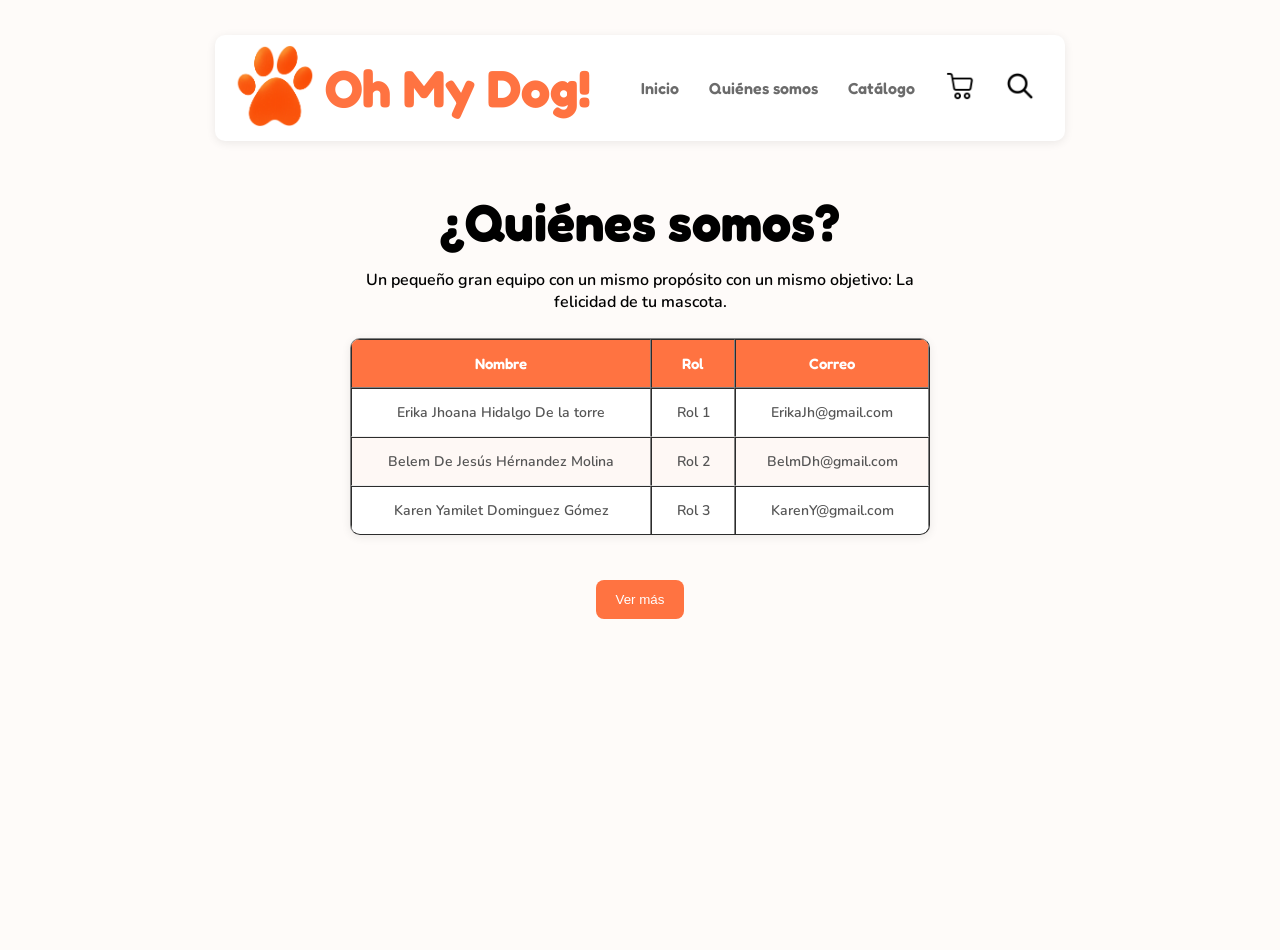
<file: web/quienes-somos.html>
<!DOCTYPE html>
<html lang="en">

<head>
    <meta charset="UTF-8">
    <meta name="viewport" content="width=device-width, initial-scale=1.0">
    <link rel="stylesheet" href="../assets/css/estilos.css">
    <title>Quiénes somos</title>
</head>

<body>

    <header>
        <nav>
            <ul>
                <li><img src="../imgs/logo.png" alt="Logo de Oh My Dog"></li>
                <li><h1>Oh My Dog!</h1></li>
                <li><a href="index.html">Inicio</a></li>
                <li><a href="quienes-somos.html">Quiénes somos</a></li>
                <li><a href="catalogo.html">Catálogo</a></li>
                <li><a href="carrito.html"><img src="../imgs/carrito.png" alt="Carrito" id="op_img"></a></li>
                <li><a href="busqueda.html"><img src="../imgs/lupa.png" alt="Carrito" id="op_img"></a></li>
            </ul>
        </nav>
    </header>

    <main>

        <div id="contenedor-info">

            <h1>¿Quiénes somos?</h1>

            <p>Un pequeño gran equipo con un mismo propósito con un mismo objetivo: La felicidad de tu mascota.</p>

            <table border="1">
               <thead><th>Nombre</th><th>Rol</th><th>Correo</th></thead> 
               <tbody>
                <tr><td>Erika Jhoana Hidalgo De la torre</td><td>Rol 1</td><td>ErikaJh@gmail.com</td></tr>
                <tr><td>Belem De Jesús Hérnandez Molina</td><td>Rol 2</td><td>BelmDh@gmail.com</td></tr>
                <tr><td>Karen Yamilet Dominguez Gómez</td><td>Rol 3</td><td>KarenY@gmail.com</td></tr>
               </tbody>
            </table>

            <button id="btn_mas">Ver más</button>

            <div id="mision-info"><img src="../imgs/logo.png" width="100" height="100"><div><h3>Nuestra misión</h3><p>Brindar a los dueños de mascotas una experiencia de compra rápida y confiable, ofreciendo un catálogo de accesorios, juguetes y artículos funcionales que mejoren la calidad de vida de los animales.</p></div></div>

            <h3>Nuestro valores</h3>

            <div id="valores-info">
                <div class="tarjeta-valores"><img src="../imgs/v1.jpeg" width="50" height="50"><p>Amor por los animales.</p></div>
                <div class="tarjeta-valores"><img src="../imgs/v2.jpeg" width="50" height="50"><p>Calidad en cada producto.</p></div>
                <div class="tarjeta-valores"><img src="../imgs/v3.jpeg" width="50" height="50"><p>Atención al cliente.</p></div>
                <div class="tarjeta-valores"><img src="../imgs/v4.png"><p>Responsabilidad.</p></div>
            </div>

        </div>



    </main>
    
    <script src="../assets/js/quienes-somos.js"></script>

</body>

</html>
</file>
<file: assets/css/estilos.css>
@import url('https://fonts.googleapis.com/css2?family=Fredoka:wght@400;500;600;700&family=Nunito:wght@400;500;600;700&display=swap');

body{
    background-color: #fefbf9;
    min-height: 100vh;
    display: flex;
    flex-direction: column;
    align-items: center;
    font-family: 'Nunito', sans-serif;
    font-weight: 600;
    margin-top: 20px;
    margin-bottom: 30px;
}

body h1 {
    font-family: 'Fredoka', sans-serif;
    font-weight: 900;
    font-size: 52px;
    margin-bottom: 5px;
}

body h2 {
    font-family: 'Fredoka', sans-serif;
    font-weight: 900;
    font-size: 22px;
    margin-bottom: 5px;
}

#centro {
    display: grid;
    grid-template-columns: repeat(2, 1fr);
    gap: 10px;
}

.miFormulario {
    background-color: #f7f3ed;
    display: flex;
    flex-direction: column;
    gap: 10px;
    padding: 20px;
    border-radius: 10px;
}

.miFormulario input {
    width: 350px;
    padding: 10px;
    border: 2px solid #eaecec;
    border-radius: 10px;
    font-size: 14px;
    box-sizing: border-box;
}

.miFormulario label input {
    width: auto;
}

.miBoton {
    background-color: #fb8153;
    color: white;
    border-radius: 10px;
    border: none;
    font-family: 'Fredoka', sans-serif;
    padding: 10px 20px;
    cursor: pointer;
}

.mancha {
    position: absolute;
}

.mancha1 {
    width: 250px;
    height: 180px;
    background-color: #bee4f6;
    border-radius: 30% 70% 50% 40%;
    top: 80px;
    left: 30px;
}

.mancha2 {
    width: 180px;
    height: 250px;
    background-color: #fddd8e;
    border-radius: 60% 40% 30% 70%;
    top: 450px;
    right: 40px;
}

.mancha3 {
    width: 300px;
    height: 180px;
    background-color: #b9bbed;
    border-radius: 20% 80% 60% 40%;
    top: 550px;
    left: 100px;
}

.mancha4 {
    width: 160px;
    height: 160px;
    background-color: #f9db6a;
    border-radius: 40% 60% 30% 70%;
    top: 250px;
    right: 250px;
}

.mancha5 {
    width: 220px;
    height: 140px;
    background-color: #fb8153;
    border-radius: 20% 80% 60% 40%;
    top: 30px;
    right: 100px;
}

#presentancion{
    width: 100%;
    display: grid;
    grid-template-columns: repeat(2, 1fr);
    gap: 10px;
    background-color: #ff7e3e;
    padding: 40px;
    margin-left: 50px;
}

#presentancion h3 {
    font-family: 'Fredoka', sans-serif;
    font-size: 45px;
    color: white;
    margin-bottom: 15px;
}

#presentancion p {
    font-size: 24px;
    color: white;
    max-width: 450px;
}

#presentancion img {
    width: 450px;
}

#btn_explorar {
    color: #ff7341;
    background-color: white;
    border: 2px solid #ff7341;
    border-radius: 15px;
    padding: 10px 20px;
    font-family: 'Nunito', sans-serif;
    font-size: 18px;
    font-weight: bold;
    cursor: pointer;
}

#categorias-destacadas {
    display: grid;
    grid-template-columns: repeat(5, 1fr);
    gap: 20px;
}

#categorias-destacadas a {
    text-decoration: none;
}

.tarjeta {
    width: 180px;
    padding: 15px;
    border-radius: 15px;
    text-align: center;
}

.tarjeta img {
    width: 150px;
}

.tarjeta h3 {
    font-family: 'Fredoka', sans-serif;
    font-size: 20px;
    color: #222222;
    font-weight: 700;
}

.tarjeta p {
    font-size: 14px;
    color: #6b6b6b;
}


.tarjeta-alimento {
    background-color: #bee4f6;
}

.tarjeta-accesorios {
    background-color: #ff8c84;
}

.tarjeta-juguetes {
    background-color: #ff8c63;
}

.tarjeta-medicamentos {
    background-color: #d0ecc8;
}

.tarjeta-ropa {
    background-color: #b9bbed;
}

nav{
    width: 100%;
    background-color: white;
    box-shadow: 0 2px 10px rgba(0,0,0,0.08);
    border-radius: 10px;
    margin-top: 15px;
    margin-bottom: 15px;
}

nav ul{
    display: flex;
    align-items: center;
    margin: 0;
    padding: 10px 20px;
    list-style: none;
    gap: 10px;
}

nav li{
    font-family: 'Fredoka', sans-serif;
}

nav li img{
    width: 80px;
}

#op_img {
    width: 30px;
}

nav li h1{
    color: #ff7341;
    margin: 0 30px 0 0;
}

nav li a{
    color: #6b6b6b;
    text-decoration: none;
    padding: 10px;
}

nav li a:hover{
    color: #ff7341;
}

#cat-titulo {
    display: grid;
    grid-template-columns: repeat(2, 1fr);
}

.catalogo {
    display: grid;
    grid-template-columns: repeat(4, 1fr);
    gap: 10px;
}

.btn_agregar {
    color: white;
    background-color: #ff7341;
    border: 2px solid #ff7341;
    border-radius: 12px;
    padding: 10px 20px;
    font-family: 'Nunito', sans-serif;
    font-size: 14px;
    font-weight: bold;
    cursor: pointer;

}

.tarjeta-catalogo {
    width: 220px;
    background-color: white;
    border-radius: 15px;
    padding: 20px;
    text-align: center;
    box-shadow: 0 2px 10px rgba(0, 0, 0, 0.08);
}

.tarjeta-catalogo img {
    width: 180px;
    height: 180px;
    object-fit: contain;
}

#ordenar {
    padding: 10px 15px;
    border: 2px solid #6b6b6b;
    border-radius: 10px;
    background-color: white;
    color: #444444;
    font-family: 'Nunito', sans-serif;
    font-weight: 600;
    cursor: pointer;
    width: 100%;
}

#ordenar:focus {
    outline: none;
    border-color:#6b6b6b;
}

#contenedor-info {
    width: 80%;
    margin: 30px auto;
    text-align: center;
}

#contenedor-info h1 {
    margin-bottom: 15px;
}

#contenedor-info > p {
    margin-bottom: 25px;
}

table {
    width: 100%;
    border-collapse: separate;
    border-spacing: 0;
    margin: 25px auto;
    background-color: white;
    border-radius: 10px;
    overflow: hidden;
    box-shadow: 0 2px 10px rgba(0, 0, 0, 0.08);
}

thead {
    background-color: #ff7341;
    color: white;
}

th {
    padding: 14px 20px;
    font-family: 'Fredoka', sans-serif;
    font-size: 15px;
    font-weight: 600;
    text-align: center;
}

td {
    padding: 14px 20px;
    border-bottom: 1px solid #eeeeee;
    color: #555555;
    font-family: 'Nunito', sans-serif;
    font-size: 14px;
    text-align: center;
}

tbody tr:last-child td {
    border-bottom: none;
}

tbody tr:nth-child(even) {
    background-color: #fef8f5;
}

#btn_mas {
    background-color: #ff7341;
    color: white;
    border: none;
    padding: 12px 20px;
    border-radius: 8px;
    cursor: pointer;
    margin: 20px 0;
}

#btn_mas:hover {
    background-color: #ff7341;
}


#mision-info {
    display: flex;
    align-items: center;
    gap: 20px;
    background-color: #ebf5fb;
    padding: 20px;
    border-radius: 10px;
    margin: 30px 0;
    text-align: left;
}

#valores-info {
    display: grid;
    grid-template-columns: repeat(4, 1fr);
    gap: 20px;
    margin-top: 20px;
}

.tarjeta-valores {
    background-color: #f8f8f8;
    padding: 20px;
    text-align: center;
}

.tarjeta-valores img {
    width: 60px;
    height: 60px;
    object-fit: cover;
    margin-bottom: 10px;
}

.tarjeta-valores p {
    font-weight: bold;
}

#contenedor-carrito {
    width: 100%;
}

#contenedor-carrito h2 {
    margin-bottom: 20px;
}

.producto-carrito {
    display: flex;
    align-items: center;
    gap: 15px;
}

.producto-carrito img {
    width: 80px;
    height: 80px;
    object-fit: contain;
}

.cantidad {
    display: flex;
    justify-content: center;
    align-items: center;
    gap: 10px;
}


.cantidad button {
    width: 35px;
    height: 35px;
    border: 2px solid #ddd;
    background-color: white;
    border-radius: 20px;
    color: black;
    font-size: 18px;
    cursor: pointer;
}


.cantidad input {
    width: 50px;
    text-align: center;
    padding: 8px;
    border: 2px solid #ddd;
    border-radius: 8px;
}

.btn_eliminar {
    width: 35px;
    height: 35px;
    background-color: white;
    border: none;
    padding: 10px 12px;
    border-radius: 8px;
    cursor: pointer;
    align-items: center;
}

#resumen-compra {
    width: 95%;
    background-color: white;
    padding: 25px;
    border-radius: 15px;
    box-shadow: 0 2px 10px rgba(0,0,0,0.08);
    margin-top: 30px;
    margin-left: auto;
}

#resumen-compra h2 {
    margin-bottom: 20px;
}

.envio {
    display: flex;
    align-items: center;
    gap: 15px;
    padding-bottom: 15px;
    border-bottom: 2px solid #f0f0f0;
}

.envio img {
    width: 50px;
}

.envio h3 {
    margin: 0;
    font-size: 16px;
}

.envio p {
    margin: 0;
    color: #6b6b6b;
    font-size: 14px;
}

.envio span {
    margin-left: auto;
    font-weight: bold;
}

.linea-resumen {
    display: flex;
    justify-content: space-between;
    margin-top: 15px;
}

.total {
    display: flex;
    justify-content: space-between;
    align-items: center;
    margin-top: 20px;
    padding-top: 15px;
    border-top: 2px solid #f0f0f0;
}

.total h3:last-child {
    color: #ff7341;
}

.acciones {
    display: flex;
    gap: 10px;
    margin-top: 20px;
}

#btn_comprar,
#btn_seguir {
    flex: 1;
    padding: 12px;
    border-radius: 12px;
    font-family: 'Fredoka', sans-serif;
    cursor: pointer;
}

#btn_comprar {
    background-color: #ff7341;
    color: white;
    border: none;
}

#btn_seguir {
    background-color: white;
    color: #ff7341;
    border: 2px solid #ff7341;
}


.pagina-busqueda {
    width: 90%;
    max-width: 950px;
    margin: 5px auto 30px;
}


.titulo-busqueda {
    margin-bottom: 15px;
}

.titulo-busqueda h2 {
    color: #193b69;
    font-family: 'Fredoka', sans-serif;
    font-size: 30px;
    font-weight: 700;
    margin: 0;
}


.barra-busqueda {
    display: flex;
    gap: 8px;
    width: 100%;
    margin-bottom: 12px;
}

#campo-busqueda {
    flex: 1;
    height: 38px;
    padding: 0 15px;
    border: 2px solid #d9dfe5;
    border-radius: 8px;
    background-color: white;
    color: #444444;
    font-family: 'Nunito', sans-serif;
    font-size: 14px;
    box-sizing: border-box;
}

#campo-busqueda:focus {
    outline: none;
    border-color: #ff7341;
}

#btn-buscar {
    width: 95px;
    border: none;
    border-radius: 8px;
    background-color: #ff7341;
    color: white;
    font-family: 'Nunito', sans-serif;
    font-weight: 700;
    cursor: pointer;
}

#btn-buscar:hover {
    background-color: #f56835;
}


.resultados-busqueda {
    width: 100%;
}


.resultado-titulo {
    display: flex;
    align-items: center;
    gap: 15px;
    min-height: 75px;
    padding: 12px 18px;
    background-color: #e7f4fc;
    border-radius: 12px;
    box-sizing: border-box;
    margin-bottom: 12px;
}

.resultado-titulo h3 {
    margin: 0 0 4px;
    color: #2874b8;
    font-family: 'Fredoka', sans-serif;
    font-size: 16px;
}

.resultado-titulo p {
    margin: 0;
    color: #6b6b6b;
    font-size: 12px;
}

.icono-busqueda {
    display: flex;
    justify-content: center;
    align-items: center;
    width: 42px;
    height: 42px;
    border-radius: 50%;
    background-color: white;
    color: #2874b8;
    font-size: 34px;
    font-weight: bold;
}

.huella {
    margin-left: auto;
    font-size: 28px;
    opacity: 0.45;
}

.productos-busqueda {
    display: grid;
    grid-template-columns: repeat(4, 1fr);
    gap: 10px;
}

.producto-busqueda {
    background-color: white;
    border: 1px solid #e9e9e9;
    border-radius: 10px;
    padding: 7px;
    box-shadow: 0 2px 7px rgba(0, 0, 0, 0.07);
    box-sizing: border-box;
}

.producto-busqueda:hover {
    transform: translateY(-2px);
}

.imagen-producto {
    width: 100%;
    height: 145px;
    background-color: #fafafa;
    border-radius: 7px;
    overflow: hidden;
    display: flex;
    justify-content: center;
    align-items: center;
}

.imagen-producto img {
    width: 100%;
    height: 100%;
    object-fit: contain;
}


.producto-busqueda h4 {
    margin: 7px 3px 2px;
    color: #263b56;
    font-family: 'Nunito', sans-serif;
    font-size: 13px;
    font-weight: 700;
}

.precio-producto {
    margin: 0 3px 7px;
    color: #263b56;
    font-family: 'Nunito', sans-serif;
    font-size: 12px;
    font-weight: 700;
}

.btn-producto {
    width: 100%;
    padding: 7px 5px;
    border: none;
    border-radius: 7px;
    background-color: #ff7341;
    color: white;
    font-family: 'Nunito', sans-serif;
    font-size: 11px;
    font-weight: 700;
    cursor: pointer;
}

.btn-producto:hover {
    background-color: #f56835;
}

.no-encontrado {
    display: flex;
    align-items: center;
    gap: 15px;
    margin-top: 12px;
    padding: 15px 20px;
    background-color: #fff2e7;
    border-radius: 12px;
    box-sizing: border-box;
}

.icono-lampara {
    font-size: 32px;
}

.texto-no-encontrado {
    flex: 1;
}

.texto-no-encontrado h3 {
    margin: 0 0 3px;
    color: #ef6840;
    font-family: 'Fredoka', sans-serif;
    font-size: 14px;
}

.texto-no-encontrado p {
    margin: 0;
    color: #777777;
    font-size: 10px;
    font-weight: 500;
}

.btn-catalogo {
    padding: 8px 18px;
    border: 2px solid #ff7341;
    border-radius: 20px;
    background-color: white;
    color: #ff7341;
    text-decoration: none;
    font-family: 'Nunito', sans-serif;
    font-size: 11px;
    font-weight: 700;
}

.btn-catalogo:hover {
    background-color: #ff7341;
    color: white;
}

@media (max-width: 800px) {

    .productos-busqueda {
        grid-template-columns: repeat(2, 1fr);
    }

}

@media (max-width: 500px) {

    .pagina-busqueda {
        width: 94%;
    }

    .productos-busqueda {
        grid-template-columns: 1fr;
    }

    .no-encontrado {
        flex-direction: column;
        text-align: center;
    }

    .btn-catalogo {
        width: 100%;
        text-align: center;
        box-sizing: border-box;
    }

}

#catalogo-general {
    width: 100%;
}

#catalogo-titulo {
    margin-bottom: 30px;
}

#catalogo-titulo h2 {
    font-family: 'Fredoka', sans-serif;
    font-size: 30px;
    color: #222222;
    margin-bottom: 5px;
}

#catalogo-titulo p {
    color: #6b6b6b;
    font-size: 16px;
}

.seccion-catalogo {
    margin-bottom: 45px;
}

.titulo-seccion {
    margin-bottom: 20px;
}

.titulo-seccion h2 {
    font-family: 'Fredoka', sans-serif;
    font-size: 26px;
    color: #222222;
    margin-bottom: 5px;
}

.titulo-seccion p {
    color: #6b6b6b;
    font-size: 14px;
    margin: 0;
}

#mision-info,
#valores-info,
#contenedor-info > h3 {
    display: none;
}
</file>
